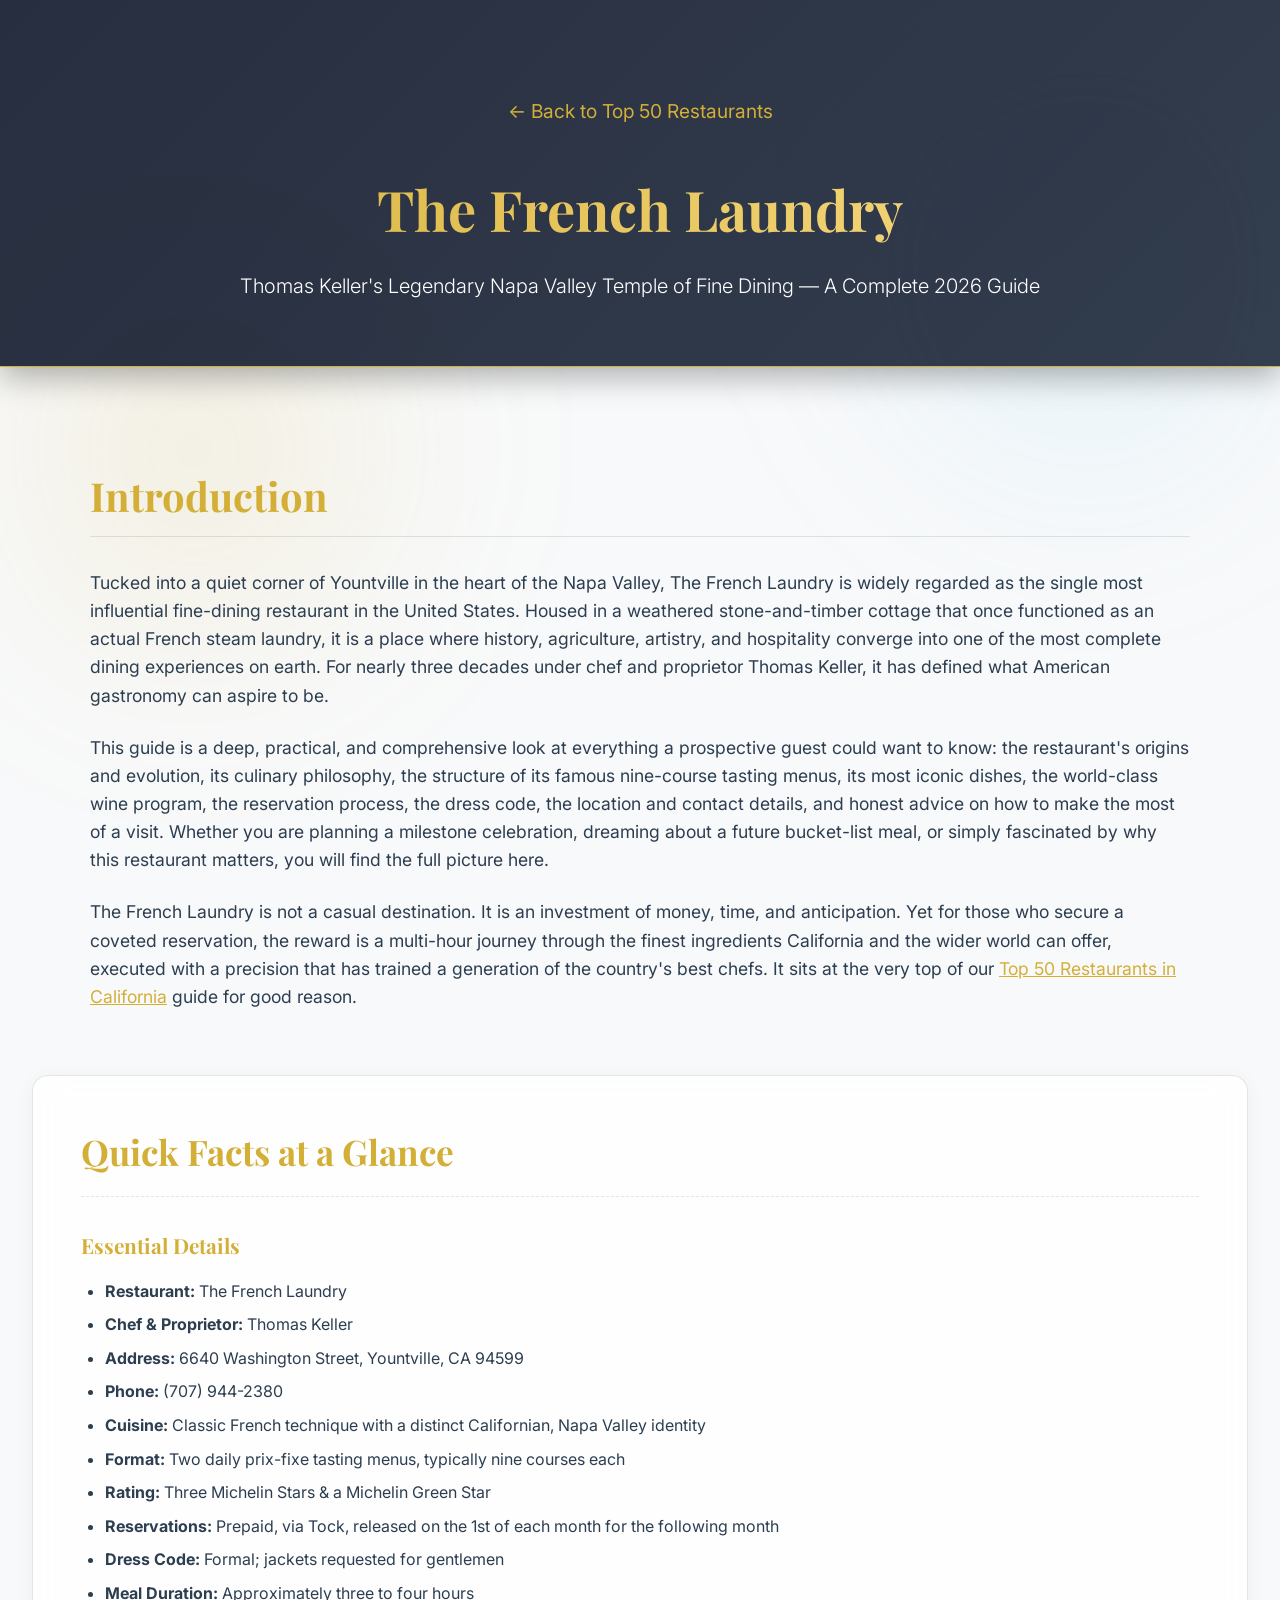
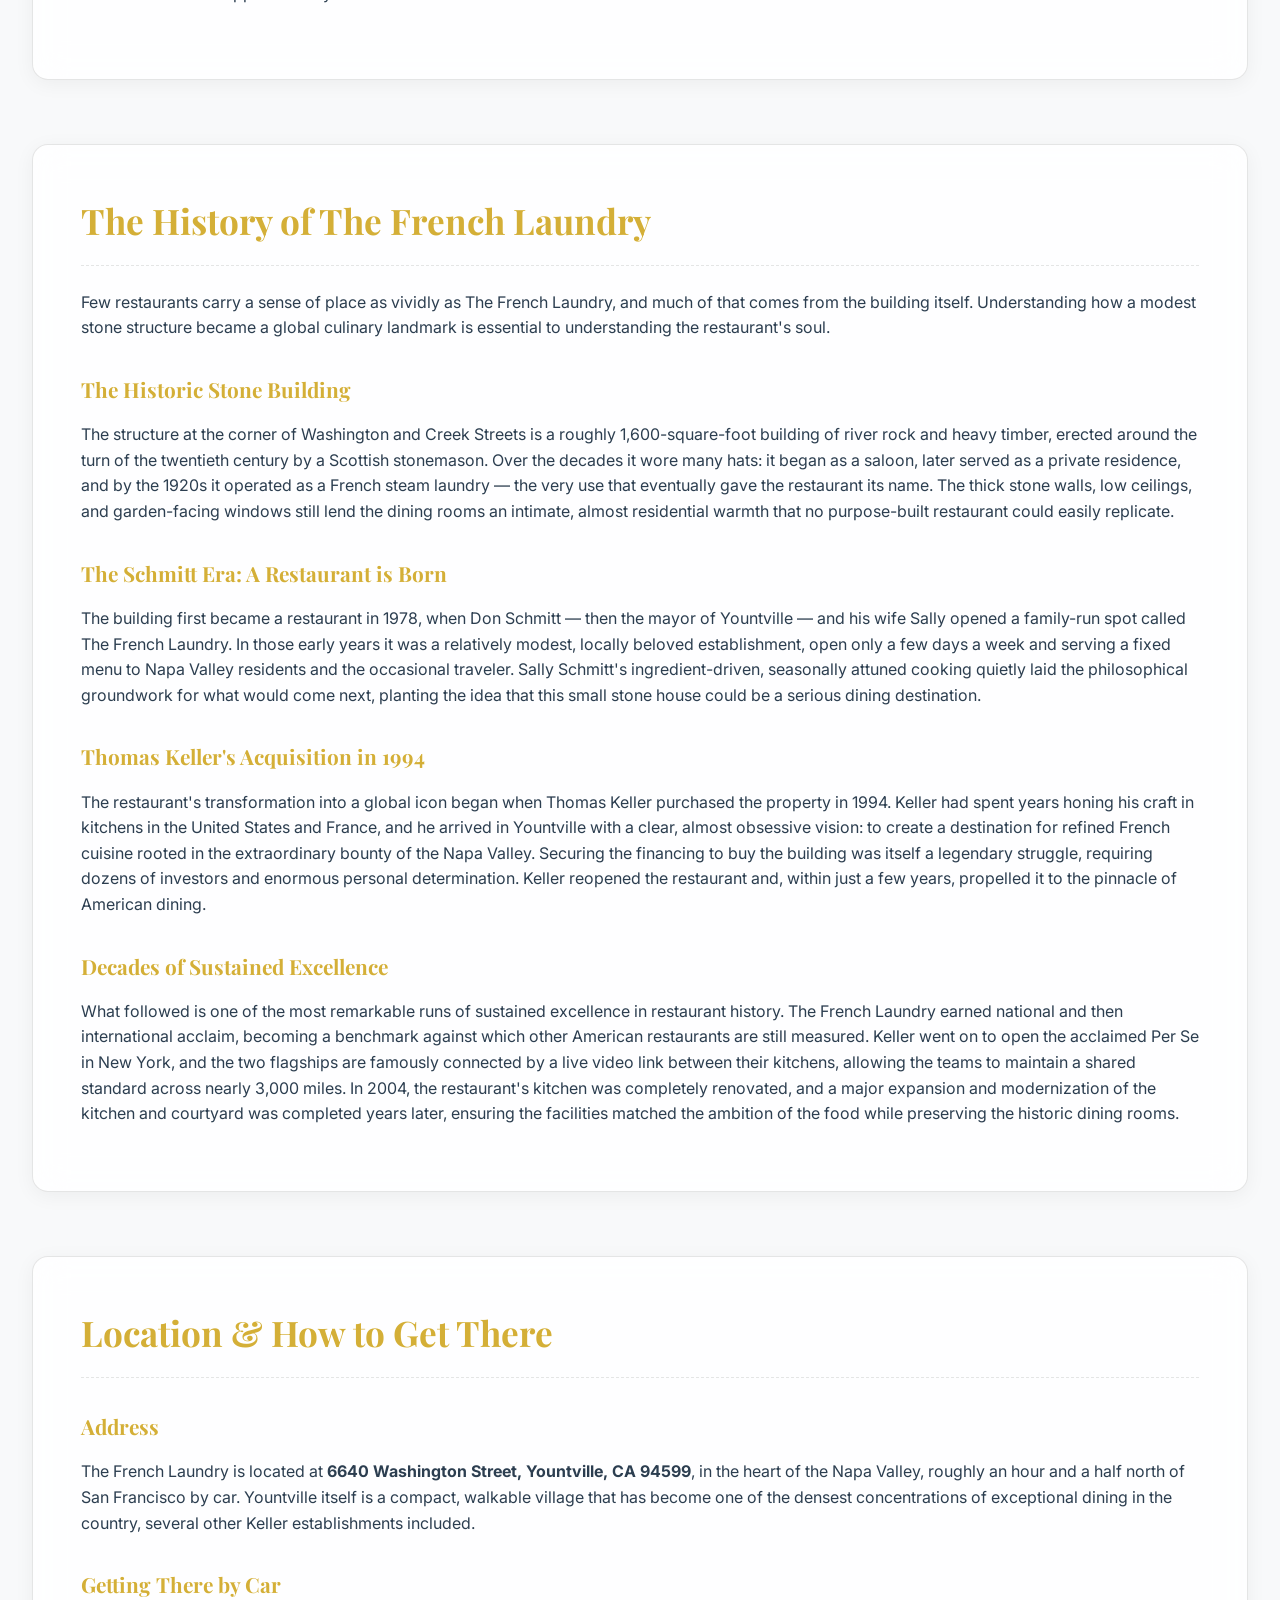
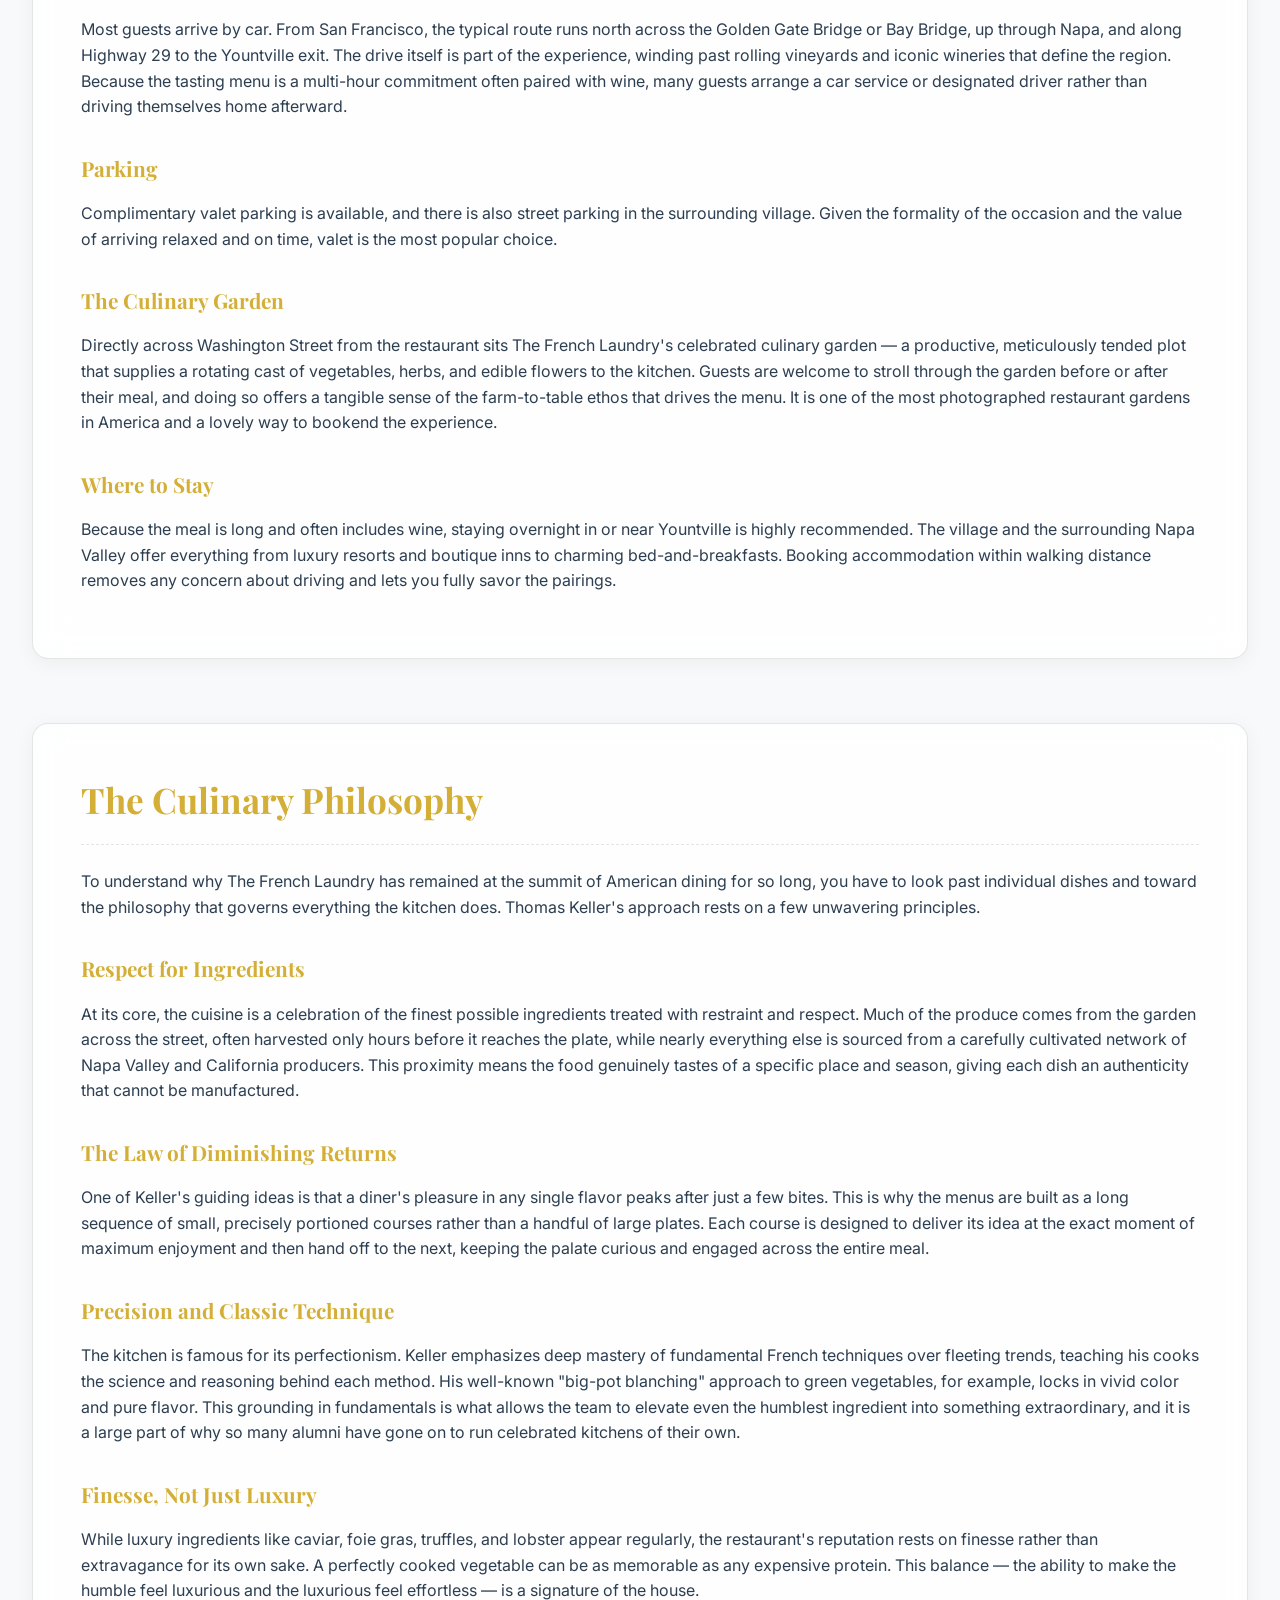
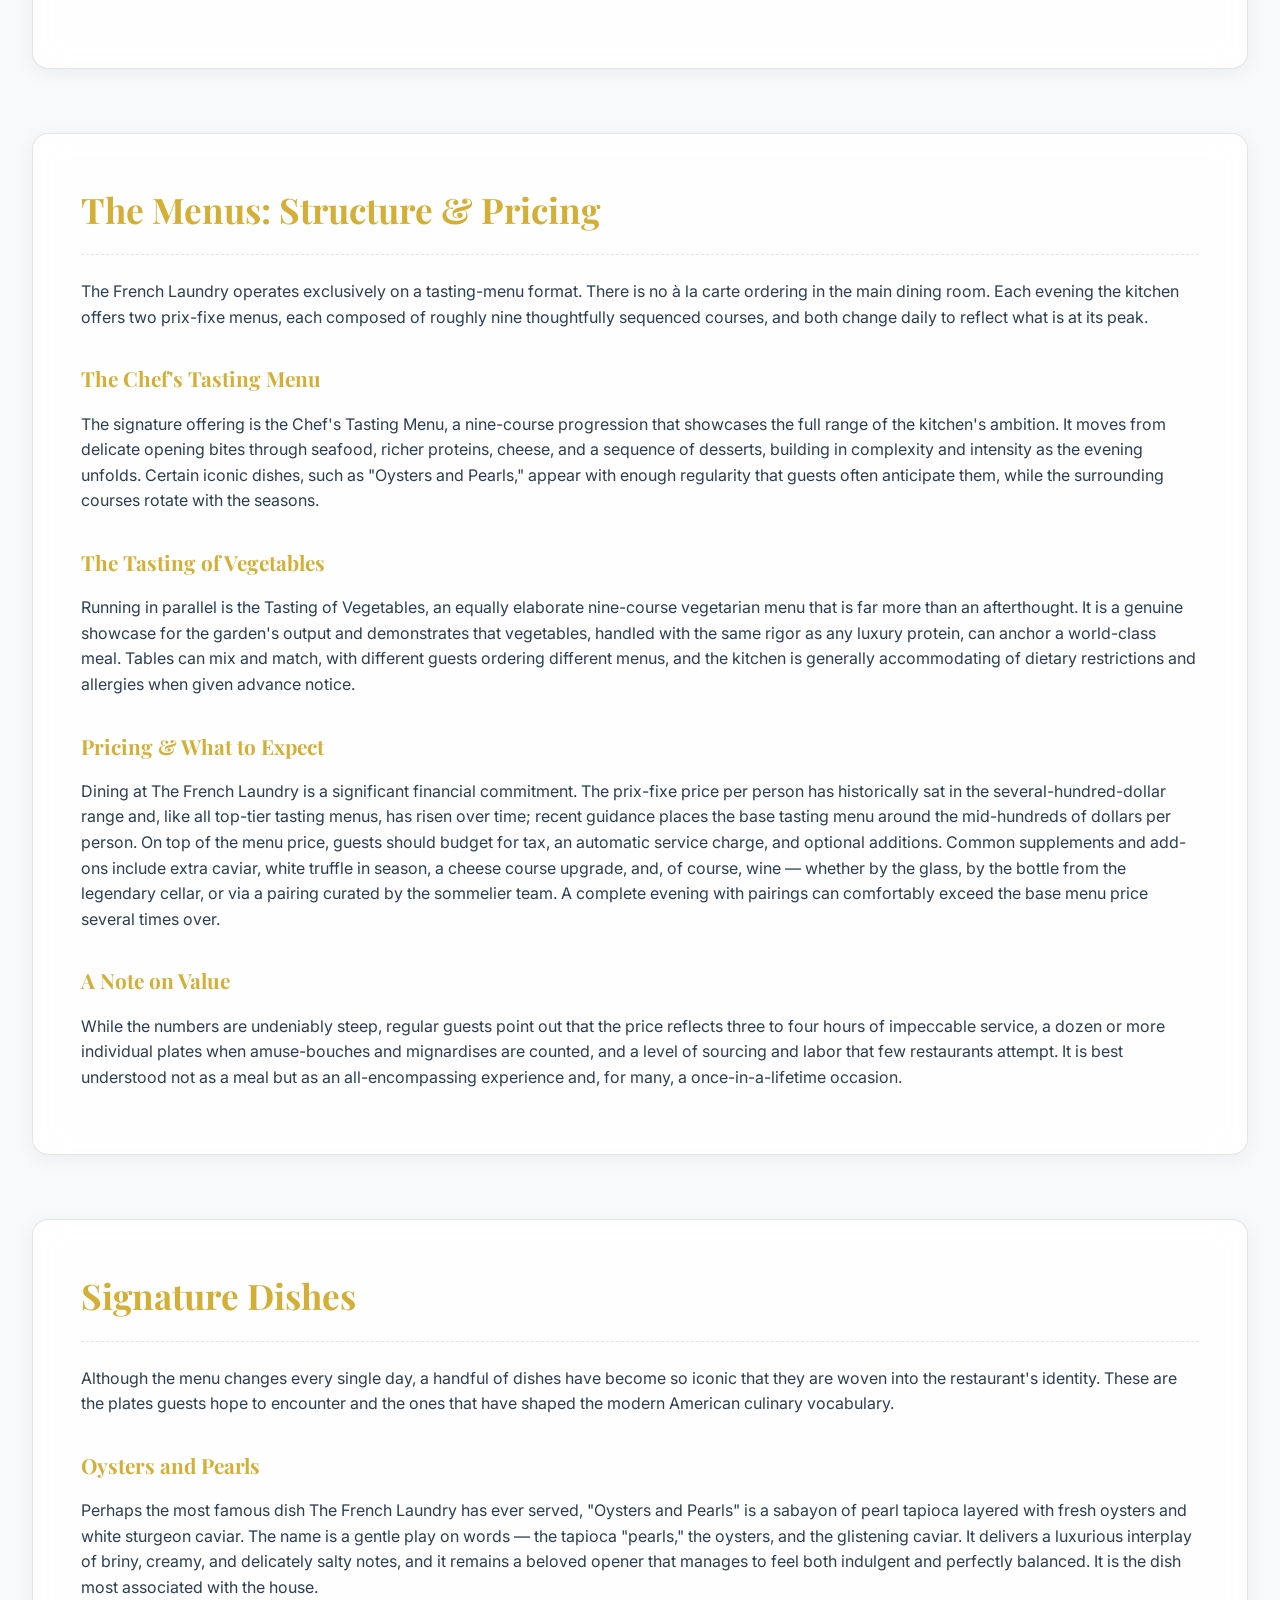
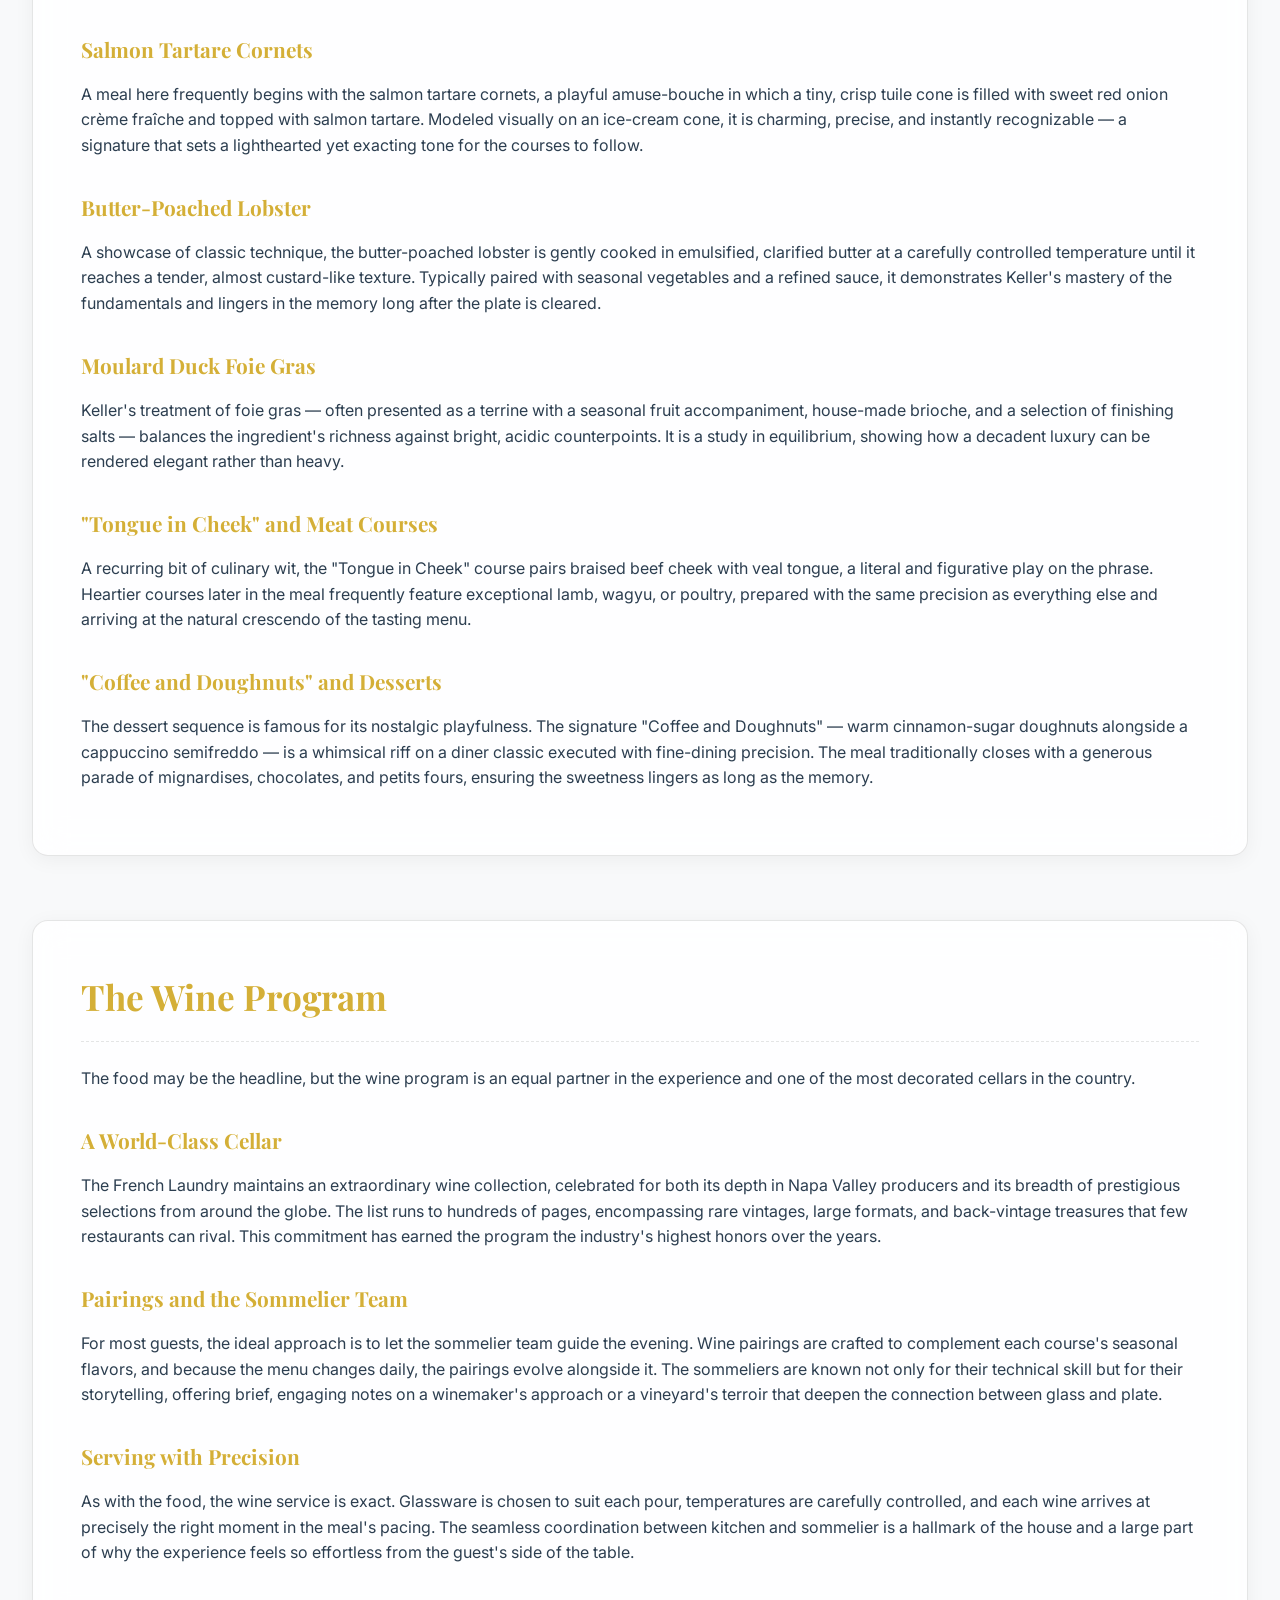
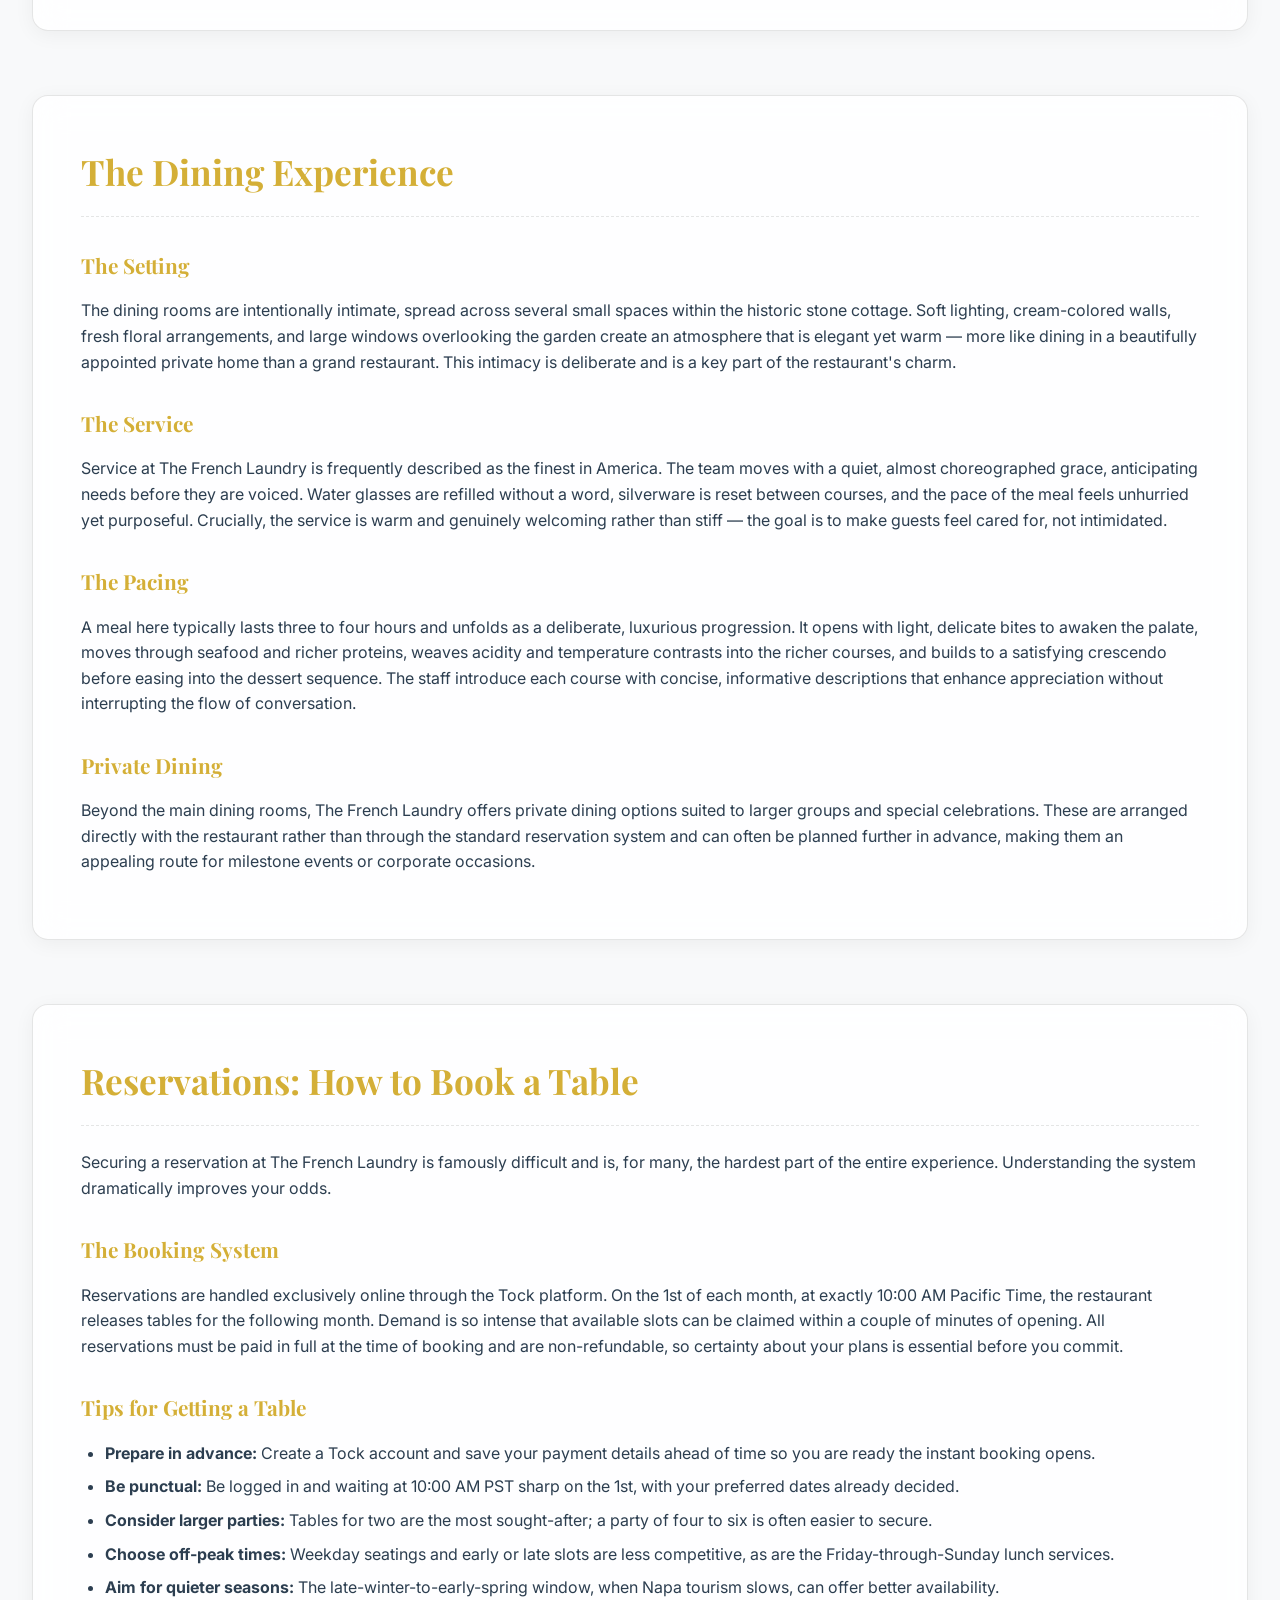
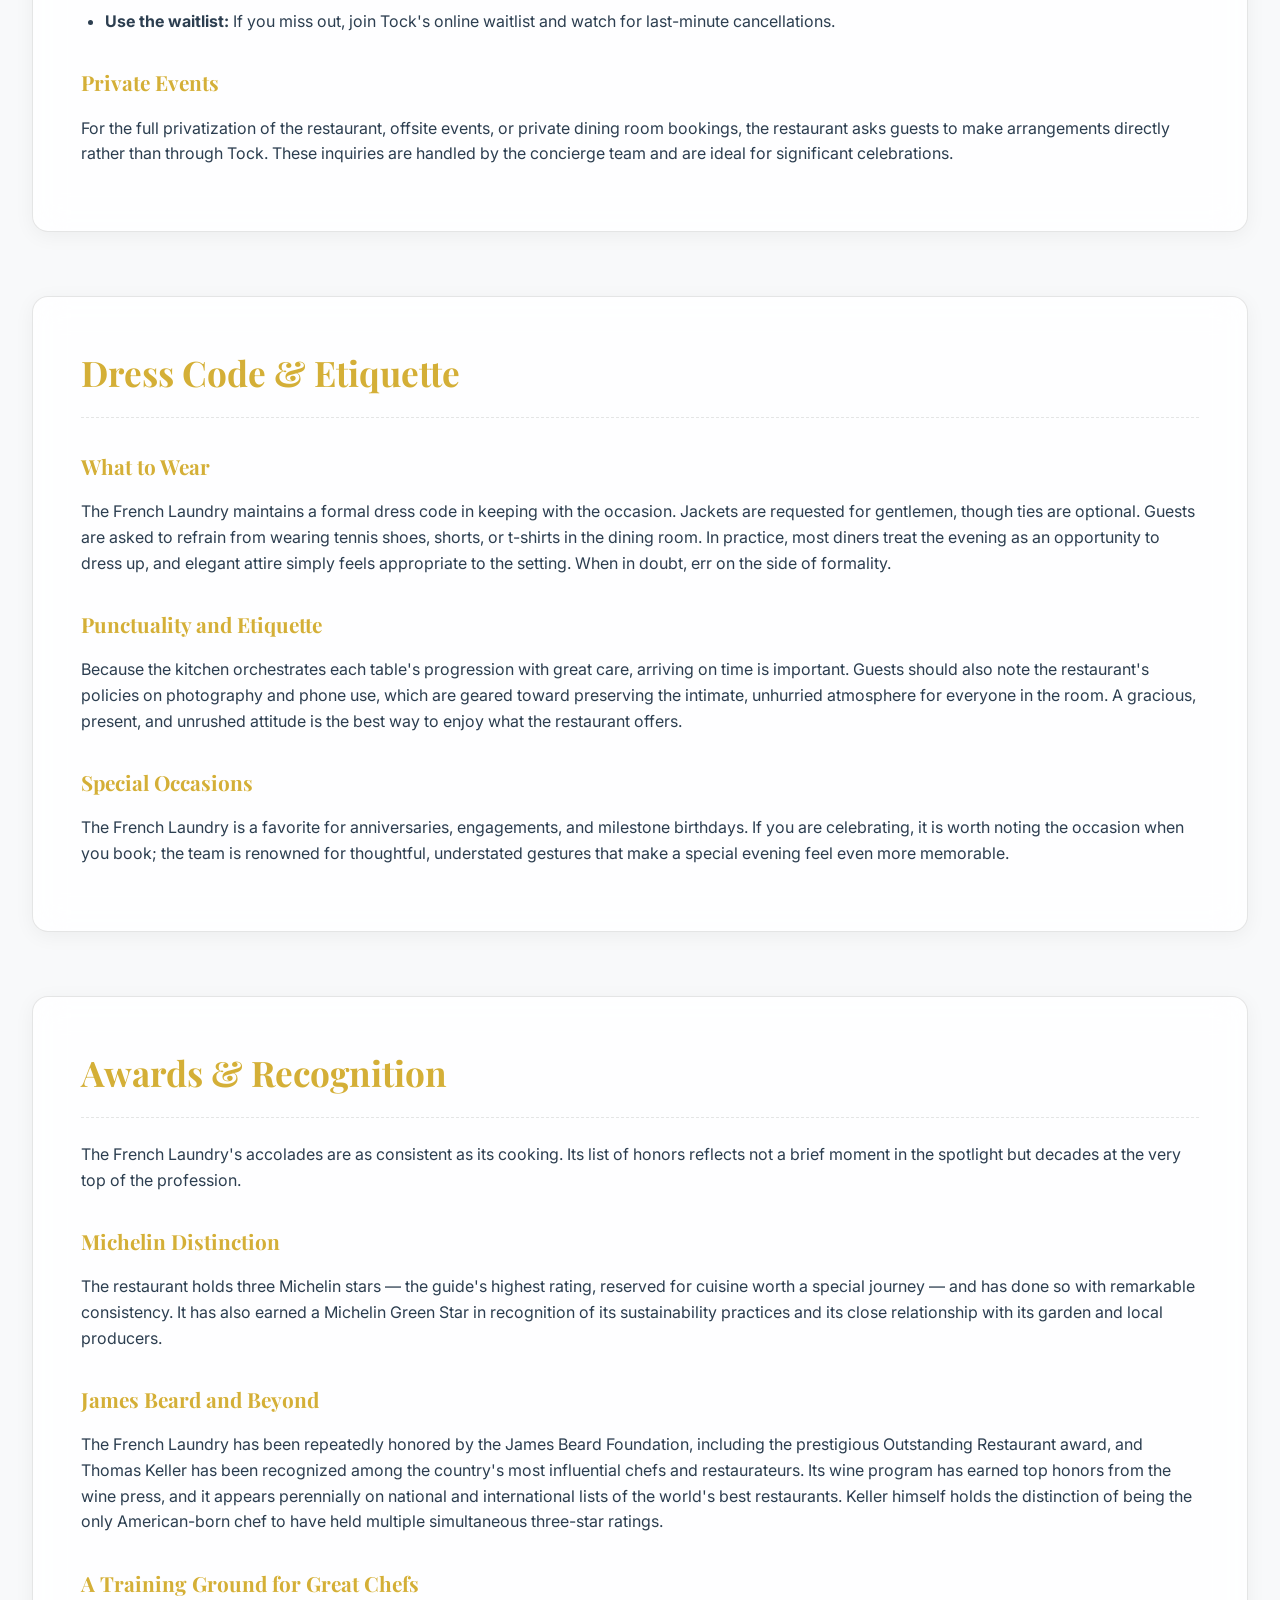
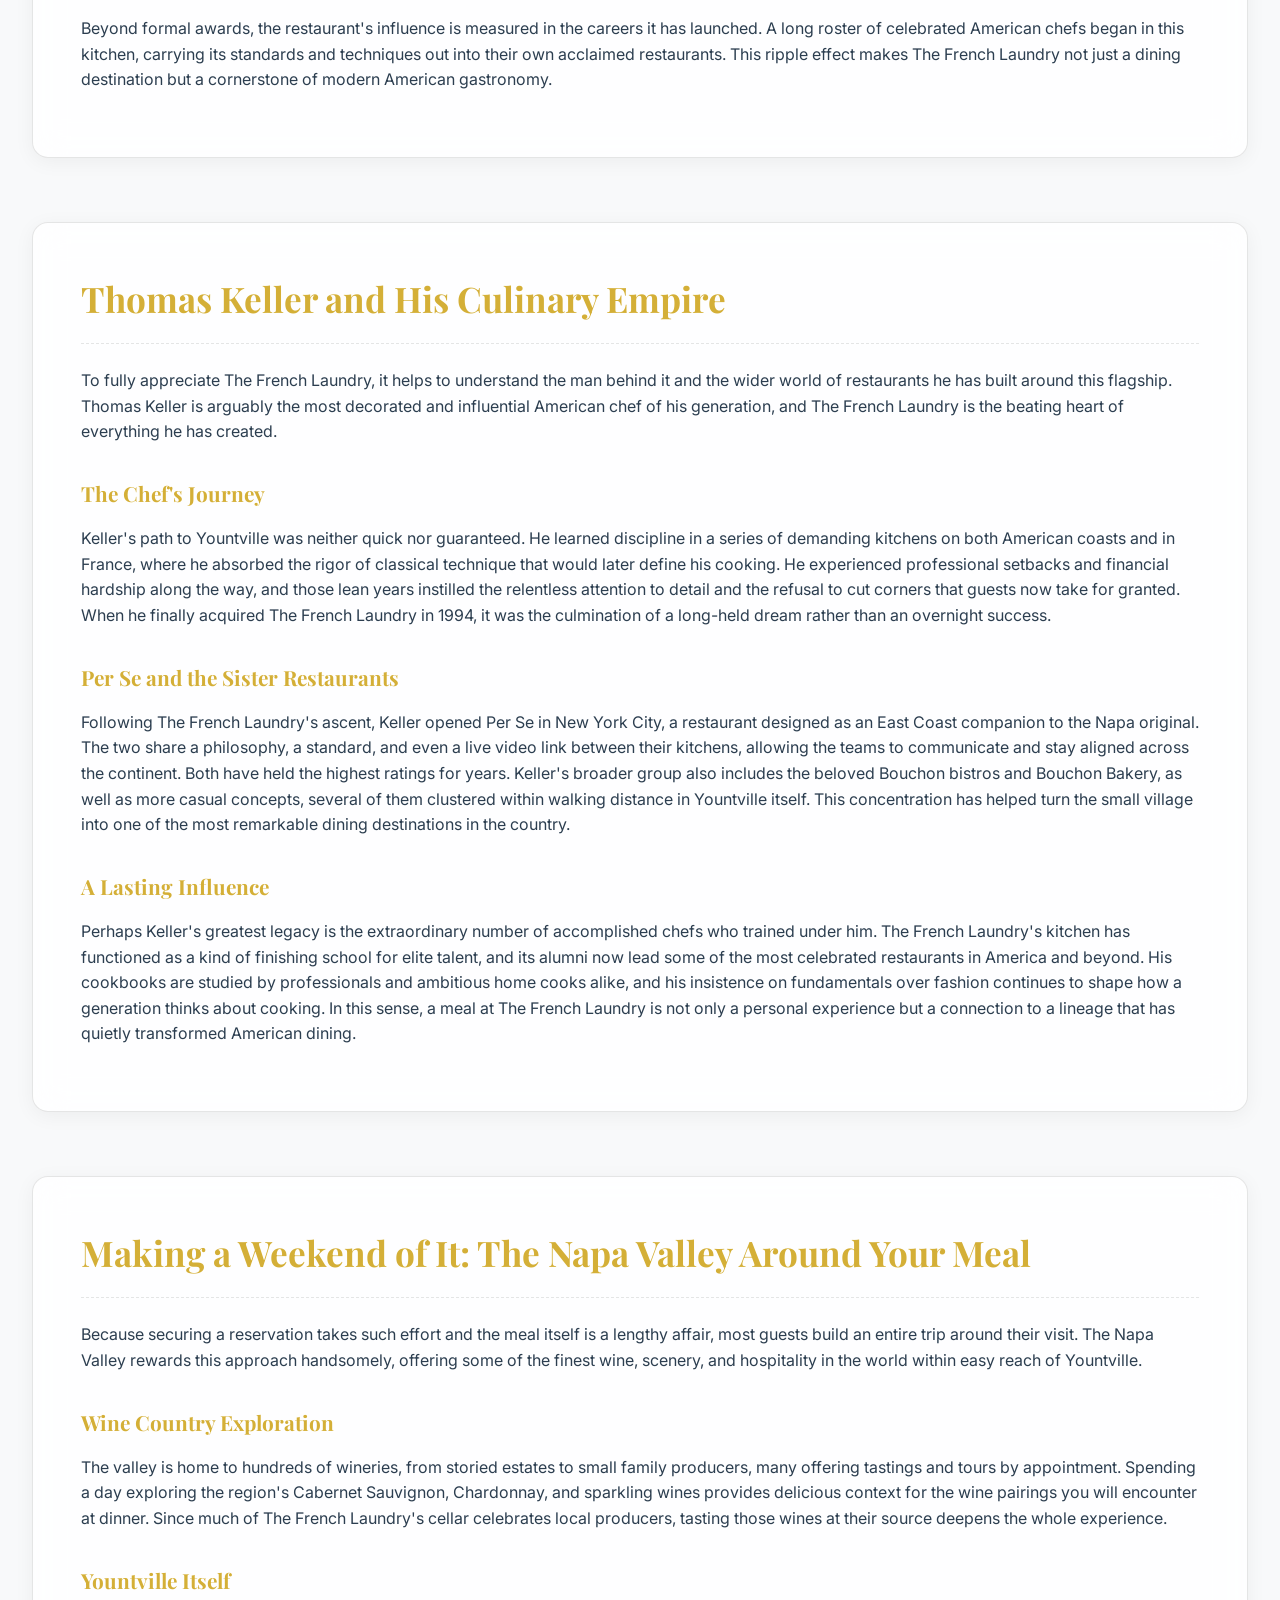
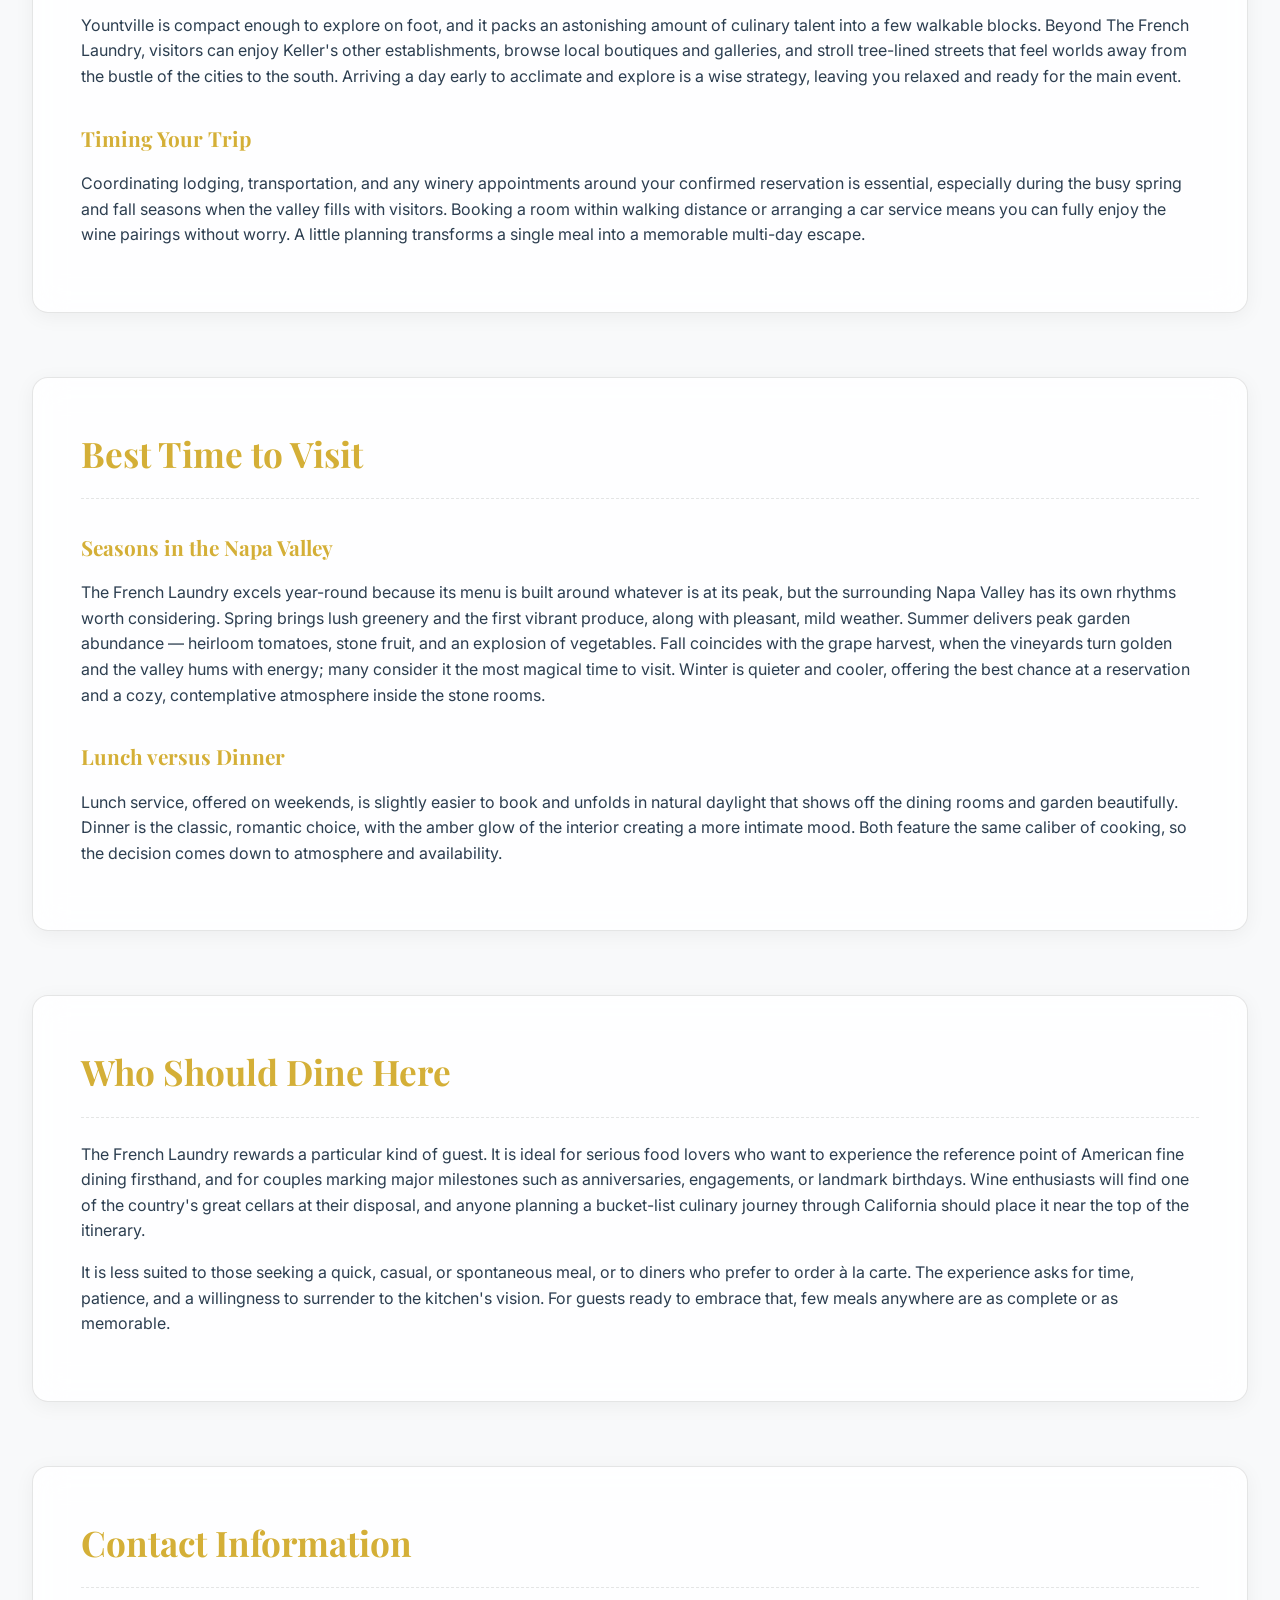
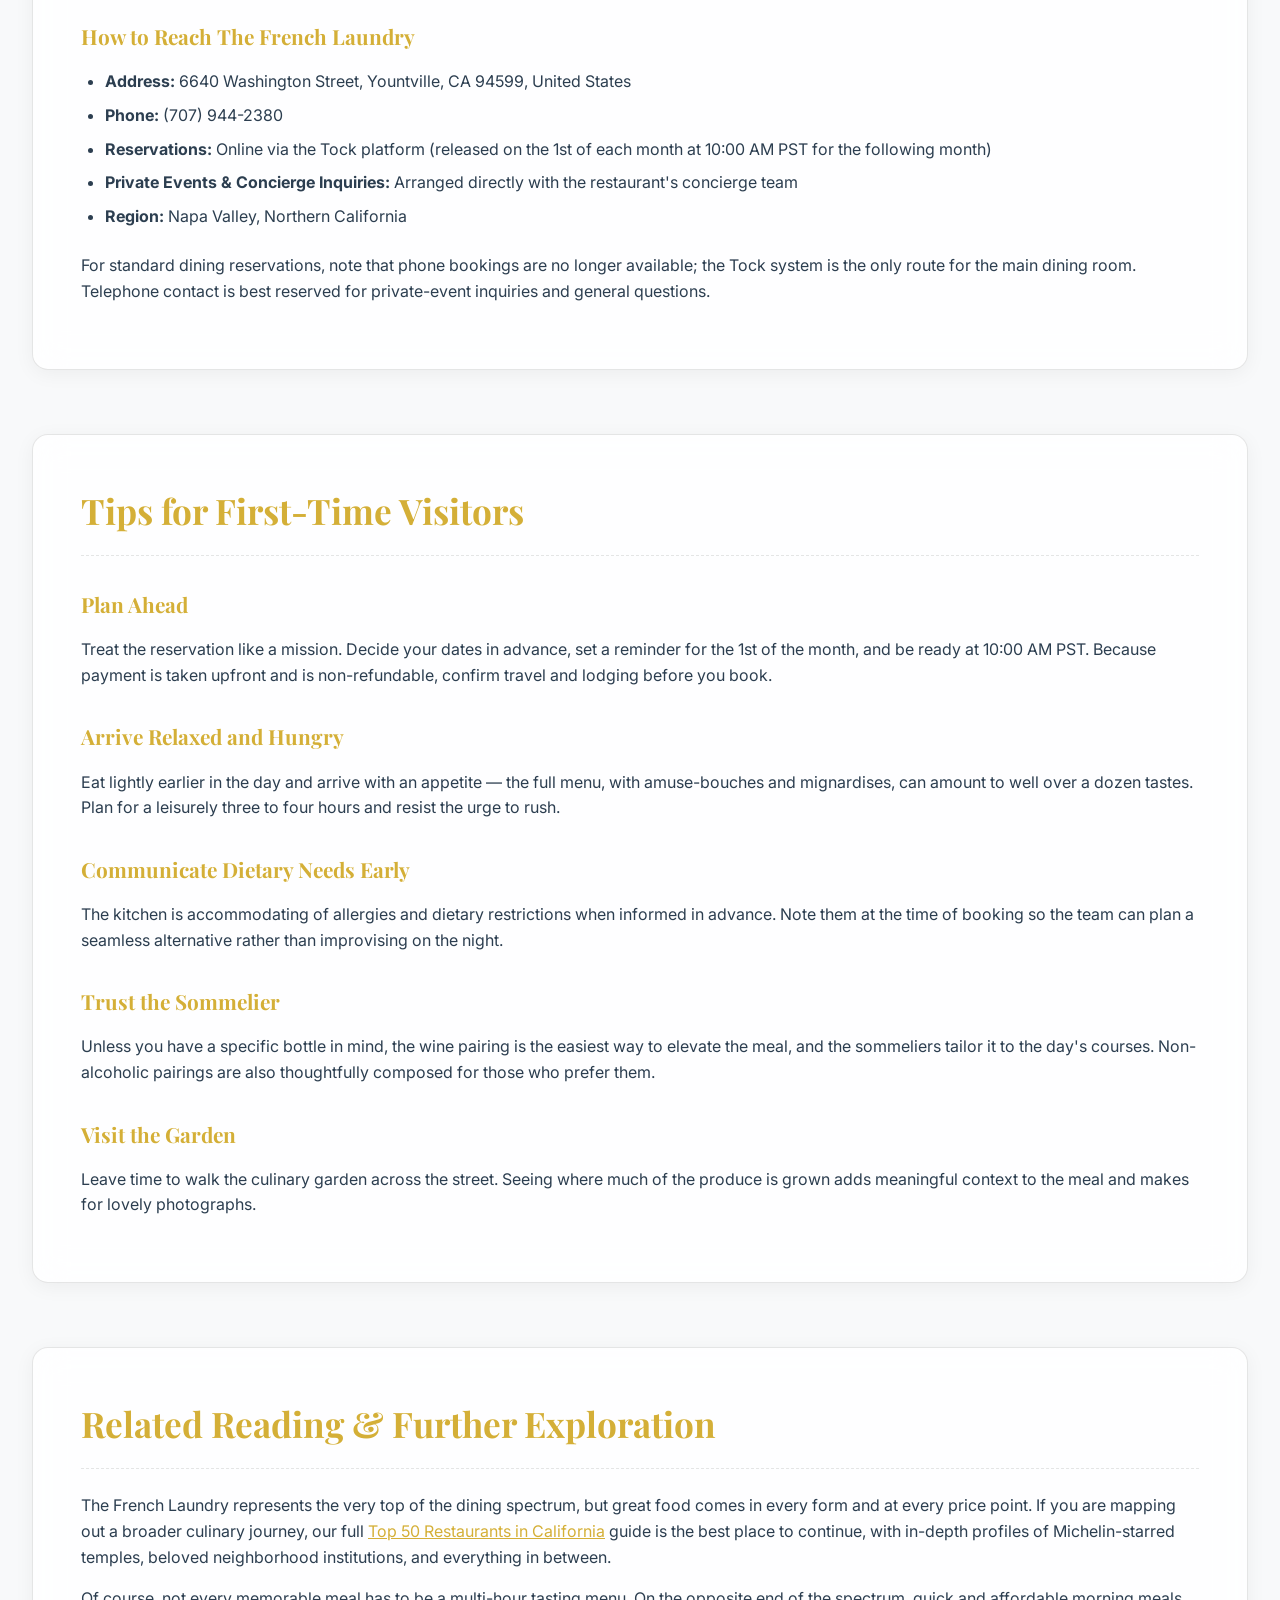
<file: The-French-Laundry/index.html>
<!DOCTYPE html>
<html lang="en">
<head>
  <meta name="msvalidate.01" content="BDA14BCC33E0B333F058CFB01996A9B6" />
<!-- Google tag (gtag.js) -->
<script async src="https://www.googletagmanager.com/gtag/js?id=G-6RVPW8DKT6"></script>
<script>
  window.dataLayer = window.dataLayer || [];
  function gtag(){dataLayer.push(arguments);}
  gtag('js', new Date());

  gtag('config', 'G-6RVPW8DKT6');
</script>

    <meta charset="UTF-8">
    <meta name="viewport" content="width=device-width, initial-scale=1.0">
    <title>The French Laundry: Thomas Keller's Napa Valley Icon (2026 Guide)</title>
    <meta name="description" content="A complete 2026 guide to The French Laundry in Yountville, Napa Valley. Explore its history, tasting menus, signature dishes, wine program, reservations on Tock, dress code, location, and contact details.">
    <meta name="keywords" content="The French Laundry, Thomas Keller, Yountville restaurant, Napa Valley fine dining, three Michelin star restaurant California, French Laundry menu, French Laundry reservations">
    <link rel="canonical" href="https://top50restaurantsincalifornia.online/The-French-Laundry/" />
    <link rel="stylesheet" href="../style.css">
    <link rel="preconnect" href="https://fonts.googleapis.com">
    <link rel="preconnect" href="https://fonts.gstatic.com" crossorigin>
    <link href="https://fonts.googleapis.com/css2?family=Inter:wght@300;400;600;700&family=Playfair+Display:wght@700&display=swap" rel="stylesheet">
    <script type="application/ld+json">
    {
      "@context": "https://schema.org",
      "@type": "Restaurant",
      "name": "The French Laundry",
      "image": "https://images.unsplash.com/photo-1514933651103-005eec06c04b",
      "servesCuisine": "French, Californian",
      "priceRange": "$$$$",
      "telephone": "+1-707-944-2380",
      "url": "https://top50restaurantsincalifornia.online/The-French-Laundry/",
      "address": {
        "@type": "PostalAddress",
        "streetAddress": "6640 Washington Street",
        "addressLocality": "Yountville",
        "addressRegion": "CA",
        "postalCode": "94599",
        "addressCountry": "US"
      },
      "award": "Three Michelin Stars, Michelin Green Star, James Beard Outstanding Restaurant"
    }
    </script>
</head>
<body>
    <div class="background-wrapper"></div>

    <header>
        <a href="/" style="color: var(--primary-color); text-decoration: none; font-size: 1.2rem; display: block; margin-bottom: 2rem;">&larr; Back to Top 50 Restaurants</a>
        <h1 id="main-title">The French Laundry</h1>
        <p class="subtitle">Thomas Keller's Legendary Napa Valley Temple of Fine Dining — A Complete 2026 Guide</p>
    </header>

    <main>
        <section class="intro" id="introduction">
            <h2>Introduction</h2>
            <p>Tucked into a quiet corner of Yountville in the heart of the Napa Valley, The French Laundry is widely regarded as the single most influential fine-dining restaurant in the United States. Housed in a weathered stone-and-timber cottage that once functioned as an actual French steam laundry, it is a place where history, agriculture, artistry, and hospitality converge into one of the most complete dining experiences on earth. For nearly three decades under chef and proprietor Thomas Keller, it has defined what American gastronomy can aspire to be.</p>
            <p>This guide is a deep, practical, and comprehensive look at everything a prospective guest could want to know: the restaurant's origins and evolution, its culinary philosophy, the structure of its famous nine-course tasting menus, its most iconic dishes, the world-class wine program, the reservation process, the dress code, the location and contact details, and honest advice on how to make the most of a visit. Whether you are planning a milestone celebration, dreaming about a future bucket-list meal, or simply fascinated by why this restaurant matters, you will find the full picture here.</p>
            <p>The French Laundry is not a casual destination. It is an investment of money, time, and anticipation. Yet for those who secure a coveted reservation, the reward is a multi-hour journey through the finest ingredients California and the wider world can offer, executed with a precision that has trained a generation of the country's best chefs. It sits at the very top of our <a href="/" style="color: var(--primary-color);">Top 50 Restaurants in California</a> guide for good reason.</p>
        </section>

        <section class="restaurants-list">

            <article class="restaurant-card" id="quick-facts">
                <h3>Quick Facts at a Glance</h3>
                <div class="restaurant-details">
                    <h4>Essential Details</h4>
                    <ul>
                        <li><strong>Restaurant:</strong> The French Laundry</li>
                        <li><strong>Chef &amp; Proprietor:</strong> Thomas Keller</li>
                        <li><strong>Address:</strong> 6640 Washington Street, Yountville, CA 94599</li>
                        <li><strong>Phone:</strong> (707) 944-2380</li>
                        <li><strong>Cuisine:</strong> Classic French technique with a distinct Californian, Napa Valley identity</li>
                        <li><strong>Format:</strong> Two daily prix-fixe tasting menus, typically nine courses each</li>
                        <li><strong>Rating:</strong> Three Michelin Stars &amp; a Michelin Green Star</li>
                        <li><strong>Reservations:</strong> Prepaid, via Tock, released on the 1st of each month for the following month</li>
                        <li><strong>Dress Code:</strong> Formal; jackets requested for gentlemen</li>
                        <li><strong>Meal Duration:</strong> Approximately three to four hours</li>
                    </ul>
                </div>
            </article>

            <article class="restaurant-card" id="history">
                <h3>The History of The French Laundry</h3>
                <div class="restaurant-details">
                    <p>Few restaurants carry a sense of place as vividly as The French Laundry, and much of that comes from the building itself. Understanding how a modest stone structure became a global culinary landmark is essential to understanding the restaurant's soul.</p>

                    <h4>The Historic Stone Building</h4>
                    <p>The structure at the corner of Washington and Creek Streets is a roughly 1,600-square-foot building of river rock and heavy timber, erected around the turn of the twentieth century by a Scottish stonemason. Over the decades it wore many hats: it began as a saloon, later served as a private residence, and by the 1920s it operated as a French steam laundry — the very use that eventually gave the restaurant its name. The thick stone walls, low ceilings, and garden-facing windows still lend the dining rooms an intimate, almost residential warmth that no purpose-built restaurant could easily replicate.</p>

                    <h4>The Schmitt Era: A Restaurant is Born</h4>
                    <p>The building first became a restaurant in 1978, when Don Schmitt — then the mayor of Yountville — and his wife Sally opened a family-run spot called The French Laundry. In those early years it was a relatively modest, locally beloved establishment, open only a few days a week and serving a fixed menu to Napa Valley residents and the occasional traveler. Sally Schmitt's ingredient-driven, seasonally attuned cooking quietly laid the philosophical groundwork for what would come next, planting the idea that this small stone house could be a serious dining destination.</p>

                    <h4>Thomas Keller's Acquisition in 1994</h4>
                    <p>The restaurant's transformation into a global icon began when Thomas Keller purchased the property in 1994. Keller had spent years honing his craft in kitchens in the United States and France, and he arrived in Yountville with a clear, almost obsessive vision: to create a destination for refined French cuisine rooted in the extraordinary bounty of the Napa Valley. Securing the financing to buy the building was itself a legendary struggle, requiring dozens of investors and enormous personal determination. Keller reopened the restaurant and, within just a few years, propelled it to the pinnacle of American dining.</p>

                    <h4>Decades of Sustained Excellence</h4>
                    <p>What followed is one of the most remarkable runs of sustained excellence in restaurant history. The French Laundry earned national and then international acclaim, becoming a benchmark against which other American restaurants are still measured. Keller went on to open the acclaimed Per Se in New York, and the two flagships are famously connected by a live video link between their kitchens, allowing the teams to maintain a shared standard across nearly 3,000 miles. In 2004, the restaurant's kitchen was completely renovated, and a major expansion and modernization of the kitchen and courtyard was completed years later, ensuring the facilities matched the ambition of the food while preserving the historic dining rooms.</p>
                </div>
            </article>

            <article class="restaurant-card" id="location">
                <h3>Location &amp; How to Get There</h3>
                <div class="restaurant-details">
                    <h4>Address</h4>
                    <p>The French Laundry is located at <strong>6640 Washington Street, Yountville, CA 94599</strong>, in the heart of the Napa Valley, roughly an hour and a half north of San Francisco by car. Yountville itself is a compact, walkable village that has become one of the densest concentrations of exceptional dining in the country, several other Keller establishments included.</p>

                    <h4>Getting There by Car</h4>
                    <p>Most guests arrive by car. From San Francisco, the typical route runs north across the Golden Gate Bridge or Bay Bridge, up through Napa, and along Highway 29 to the Yountville exit. The drive itself is part of the experience, winding past rolling vineyards and iconic wineries that define the region. Because the tasting menu is a multi-hour commitment often paired with wine, many guests arrange a car service or designated driver rather than driving themselves home afterward.</p>

                    <h4>Parking</h4>
                    <p>Complimentary valet parking is available, and there is also street parking in the surrounding village. Given the formality of the occasion and the value of arriving relaxed and on time, valet is the most popular choice.</p>

                    <h4>The Culinary Garden</h4>
                    <p>Directly across Washington Street from the restaurant sits The French Laundry's celebrated culinary garden — a productive, meticulously tended plot that supplies a rotating cast of vegetables, herbs, and edible flowers to the kitchen. Guests are welcome to stroll through the garden before or after their meal, and doing so offers a tangible sense of the farm-to-table ethos that drives the menu. It is one of the most photographed restaurant gardens in America and a lovely way to bookend the experience.</p>

                    <h4>Where to Stay</h4>
                    <p>Because the meal is long and often includes wine, staying overnight in or near Yountville is highly recommended. The village and the surrounding Napa Valley offer everything from luxury resorts and boutique inns to charming bed-and-breakfasts. Booking accommodation within walking distance removes any concern about driving and lets you fully savor the pairings.</p>
                </div>
            </article>

            <article class="restaurant-card" id="philosophy">
                <h3>The Culinary Philosophy</h3>
                <div class="restaurant-details">
                    <p>To understand why The French Laundry has remained at the summit of American dining for so long, you have to look past individual dishes and toward the philosophy that governs everything the kitchen does. Thomas Keller's approach rests on a few unwavering principles.</p>

                    <h4>Respect for Ingredients</h4>
                    <p>At its core, the cuisine is a celebration of the finest possible ingredients treated with restraint and respect. Much of the produce comes from the garden across the street, often harvested only hours before it reaches the plate, while nearly everything else is sourced from a carefully cultivated network of Napa Valley and California producers. This proximity means the food genuinely tastes of a specific place and season, giving each dish an authenticity that cannot be manufactured.</p>

                    <h4>The Law of Diminishing Returns</h4>
                    <p>One of Keller's guiding ideas is that a diner's pleasure in any single flavor peaks after just a few bites. This is why the menus are built as a long sequence of small, precisely portioned courses rather than a handful of large plates. Each course is designed to deliver its idea at the exact moment of maximum enjoyment and then hand off to the next, keeping the palate curious and engaged across the entire meal.</p>

                    <h4>Precision and Classic Technique</h4>
                    <p>The kitchen is famous for its perfectionism. Keller emphasizes deep mastery of fundamental French techniques over fleeting trends, teaching his cooks the science and reasoning behind each method. His well-known "big-pot blanching" approach to green vegetables, for example, locks in vivid color and pure flavor. This grounding in fundamentals is what allows the team to elevate even the humblest ingredient into something extraordinary, and it is a large part of why so many alumni have gone on to run celebrated kitchens of their own.</p>

                    <h4>Finesse, Not Just Luxury</h4>
                    <p>While luxury ingredients like caviar, foie gras, truffles, and lobster appear regularly, the restaurant's reputation rests on finesse rather than extravagance for its own sake. A perfectly cooked vegetable can be as memorable as any expensive protein. This balance — the ability to make the humble feel luxurious and the luxurious feel effortless — is a signature of the house.</p>
                </div>
            </article>

            <article class="restaurant-card" id="menus">
                <h3>The Menus: Structure &amp; Pricing</h3>
                <div class="restaurant-details">
                    <p>The French Laundry operates exclusively on a tasting-menu format. There is no à la carte ordering in the main dining room. Each evening the kitchen offers two prix-fixe menus, each composed of roughly nine thoughtfully sequenced courses, and both change daily to reflect what is at its peak.</p>

                    <h4>The Chef's Tasting Menu</h4>
                    <p>The signature offering is the Chef's Tasting Menu, a nine-course progression that showcases the full range of the kitchen's ambition. It moves from delicate opening bites through seafood, richer proteins, cheese, and a sequence of desserts, building in complexity and intensity as the evening unfolds. Certain iconic dishes, such as "Oysters and Pearls," appear with enough regularity that guests often anticipate them, while the surrounding courses rotate with the seasons.</p>

                    <h4>The Tasting of Vegetables</h4>
                    <p>Running in parallel is the Tasting of Vegetables, an equally elaborate nine-course vegetarian menu that is far more than an afterthought. It is a genuine showcase for the garden's output and demonstrates that vegetables, handled with the same rigor as any luxury protein, can anchor a world-class meal. Tables can mix and match, with different guests ordering different menus, and the kitchen is generally accommodating of dietary restrictions and allergies when given advance notice.</p>

                    <h4>Pricing &amp; What to Expect</h4>
                    <p>Dining at The French Laundry is a significant financial commitment. The prix-fixe price per person has historically sat in the several-hundred-dollar range and, like all top-tier tasting menus, has risen over time; recent guidance places the base tasting menu around the mid-hundreds of dollars per person. On top of the menu price, guests should budget for tax, an automatic service charge, and optional additions. Common supplements and add-ons include extra caviar, white truffle in season, a cheese course upgrade, and, of course, wine — whether by the glass, by the bottle from the legendary cellar, or via a pairing curated by the sommelier team. A complete evening with pairings can comfortably exceed the base menu price several times over.</p>

                    <h4>A Note on Value</h4>
                    <p>While the numbers are undeniably steep, regular guests point out that the price reflects three to four hours of impeccable service, a dozen or more individual plates when amuse-bouches and mignardises are counted, and a level of sourcing and labor that few restaurants attempt. It is best understood not as a meal but as an all-encompassing experience and, for many, a once-in-a-lifetime occasion.</p>
                </div>
            </article>

            <article class="restaurant-card" id="signature-dishes">
                <h3>Signature Dishes</h3>
                <div class="restaurant-details">
                    <p>Although the menu changes every single day, a handful of dishes have become so iconic that they are woven into the restaurant's identity. These are the plates guests hope to encounter and the ones that have shaped the modern American culinary vocabulary.</p>

                    <h4>Oysters and Pearls</h4>
                    <p>Perhaps the most famous dish The French Laundry has ever served, "Oysters and Pearls" is a sabayon of pearl tapioca layered with fresh oysters and white sturgeon caviar. The name is a gentle play on words — the tapioca "pearls," the oysters, and the glistening caviar. It delivers a luxurious interplay of briny, creamy, and delicately salty notes, and it remains a beloved opener that manages to feel both indulgent and perfectly balanced. It is the dish most associated with the house.</p>

                    <h4>Salmon Tartare Cornets</h4>
                    <p>A meal here frequently begins with the salmon tartare cornets, a playful amuse-bouche in which a tiny, crisp tuile cone is filled with sweet red onion crème fraîche and topped with salmon tartare. Modeled visually on an ice-cream cone, it is charming, precise, and instantly recognizable — a signature that sets a lighthearted yet exacting tone for the courses to follow.</p>

                    <h4>Butter-Poached Lobster</h4>
                    <p>A showcase of classic technique, the butter-poached lobster is gently cooked in emulsified, clarified butter at a carefully controlled temperature until it reaches a tender, almost custard-like texture. Typically paired with seasonal vegetables and a refined sauce, it demonstrates Keller's mastery of the fundamentals and lingers in the memory long after the plate is cleared.</p>

                    <h4>Moulard Duck Foie Gras</h4>
                    <p>Keller's treatment of foie gras — often presented as a terrine with a seasonal fruit accompaniment, house-made brioche, and a selection of finishing salts — balances the ingredient's richness against bright, acidic counterpoints. It is a study in equilibrium, showing how a decadent luxury can be rendered elegant rather than heavy.</p>

                    <h4>"Tongue in Cheek" and Meat Courses</h4>
                    <p>A recurring bit of culinary wit, the "Tongue in Cheek" course pairs braised beef cheek with veal tongue, a literal and figurative play on the phrase. Heartier courses later in the meal frequently feature exceptional lamb, wagyu, or poultry, prepared with the same precision as everything else and arriving at the natural crescendo of the tasting menu.</p>

                    <h4>"Coffee and Doughnuts" and Desserts</h4>
                    <p>The dessert sequence is famous for its nostalgic playfulness. The signature "Coffee and Doughnuts" — warm cinnamon-sugar doughnuts alongside a cappuccino semifreddo — is a whimsical riff on a diner classic executed with fine-dining precision. The meal traditionally closes with a generous parade of mignardises, chocolates, and petits fours, ensuring the sweetness lingers as long as the memory.</p>
                </div>
            </article>

            <article class="restaurant-card" id="wine-program">
                <h3>The Wine Program</h3>
                <div class="restaurant-details">
                    <p>The food may be the headline, but the wine program is an equal partner in the experience and one of the most decorated cellars in the country.</p>

                    <h4>A World-Class Cellar</h4>
                    <p>The French Laundry maintains an extraordinary wine collection, celebrated for both its depth in Napa Valley producers and its breadth of prestigious selections from around the globe. The list runs to hundreds of pages, encompassing rare vintages, large formats, and back-vintage treasures that few restaurants can rival. This commitment has earned the program the industry's highest honors over the years.</p>

                    <h4>Pairings and the Sommelier Team</h4>
                    <p>For most guests, the ideal approach is to let the sommelier team guide the evening. Wine pairings are crafted to complement each course's seasonal flavors, and because the menu changes daily, the pairings evolve alongside it. The sommeliers are known not only for their technical skill but for their storytelling, offering brief, engaging notes on a winemaker's approach or a vineyard's terroir that deepen the connection between glass and plate.</p>

                    <h4>Serving with Precision</h4>
                    <p>As with the food, the wine service is exact. Glassware is chosen to suit each pour, temperatures are carefully controlled, and each wine arrives at precisely the right moment in the meal's pacing. The seamless coordination between kitchen and sommelier is a hallmark of the house and a large part of why the experience feels so effortless from the guest's side of the table.</p>
                </div>
            </article>

            <article class="restaurant-card" id="dining-experience">
                <h3>The Dining Experience</h3>
                <div class="restaurant-details">
                    <h4>The Setting</h4>
                    <p>The dining rooms are intentionally intimate, spread across several small spaces within the historic stone cottage. Soft lighting, cream-colored walls, fresh floral arrangements, and large windows overlooking the garden create an atmosphere that is elegant yet warm — more like dining in a beautifully appointed private home than a grand restaurant. This intimacy is deliberate and is a key part of the restaurant's charm.</p>

                    <h4>The Service</h4>
                    <p>Service at The French Laundry is frequently described as the finest in America. The team moves with a quiet, almost choreographed grace, anticipating needs before they are voiced. Water glasses are refilled without a word, silverware is reset between courses, and the pace of the meal feels unhurried yet purposeful. Crucially, the service is warm and genuinely welcoming rather than stiff — the goal is to make guests feel cared for, not intimidated.</p>

                    <h4>The Pacing</h4>
                    <p>A meal here typically lasts three to four hours and unfolds as a deliberate, luxurious progression. It opens with light, delicate bites to awaken the palate, moves through seafood and richer proteins, weaves acidity and temperature contrasts into the richer courses, and builds to a satisfying crescendo before easing into the dessert sequence. The staff introduce each course with concise, informative descriptions that enhance appreciation without interrupting the flow of conversation.</p>

                    <h4>Private Dining</h4>
                    <p>Beyond the main dining rooms, The French Laundry offers private dining options suited to larger groups and special celebrations. These are arranged directly with the restaurant rather than through the standard reservation system and can often be planned further in advance, making them an appealing route for milestone events or corporate occasions.</p>
                </div>
            </article>

            <article class="restaurant-card" id="reservations">
                <h3>Reservations: How to Book a Table</h3>
                <div class="restaurant-details">
                    <p>Securing a reservation at The French Laundry is famously difficult and is, for many, the hardest part of the entire experience. Understanding the system dramatically improves your odds.</p>

                    <h4>The Booking System</h4>
                    <p>Reservations are handled exclusively online through the Tock platform. On the 1st of each month, at exactly 10:00 AM Pacific Time, the restaurant releases tables for the following month. Demand is so intense that available slots can be claimed within a couple of minutes of opening. All reservations must be paid in full at the time of booking and are non-refundable, so certainty about your plans is essential before you commit.</p>

                    <h4>Tips for Getting a Table</h4>
                    <ul>
                        <li><strong>Prepare in advance:</strong> Create a Tock account and save your payment details ahead of time so you are ready the instant booking opens.</li>
                        <li><strong>Be punctual:</strong> Be logged in and waiting at 10:00 AM PST sharp on the 1st, with your preferred dates already decided.</li>
                        <li><strong>Consider larger parties:</strong> Tables for two are the most sought-after; a party of four to six is often easier to secure.</li>
                        <li><strong>Choose off-peak times:</strong> Weekday seatings and early or late slots are less competitive, as are the Friday-through-Sunday lunch services.</li>
                        <li><strong>Aim for quieter seasons:</strong> The late-winter-to-early-spring window, when Napa tourism slows, can offer better availability.</li>
                        <li><strong>Use the waitlist:</strong> If you miss out, join Tock's online waitlist and watch for last-minute cancellations.</li>
                    </ul>

                    <h4>Private Events</h4>
                    <p>For the full privatization of the restaurant, offsite events, or private dining room bookings, the restaurant asks guests to make arrangements directly rather than through Tock. These inquiries are handled by the concierge team and are ideal for significant celebrations.</p>
                </div>
            </article>

            <article class="restaurant-card" id="dress-code">
                <h3>Dress Code &amp; Etiquette</h3>
                <div class="restaurant-details">
                    <h4>What to Wear</h4>
                    <p>The French Laundry maintains a formal dress code in keeping with the occasion. Jackets are requested for gentlemen, though ties are optional. Guests are asked to refrain from wearing tennis shoes, shorts, or t-shirts in the dining room. In practice, most diners treat the evening as an opportunity to dress up, and elegant attire simply feels appropriate to the setting. When in doubt, err on the side of formality.</p>

                    <h4>Punctuality and Etiquette</h4>
                    <p>Because the kitchen orchestrates each table's progression with great care, arriving on time is important. Guests should also note the restaurant's policies on photography and phone use, which are geared toward preserving the intimate, unhurried atmosphere for everyone in the room. A gracious, present, and unrushed attitude is the best way to enjoy what the restaurant offers.</p>

                    <h4>Special Occasions</h4>
                    <p>The French Laundry is a favorite for anniversaries, engagements, and milestone birthdays. If you are celebrating, it is worth noting the occasion when you book; the team is renowned for thoughtful, understated gestures that make a special evening feel even more memorable.</p>
                </div>
            </article>

            <article class="restaurant-card" id="awards">
                <h3>Awards &amp; Recognition</h3>
                <div class="restaurant-details">
                    <p>The French Laundry's accolades are as consistent as its cooking. Its list of honors reflects not a brief moment in the spotlight but decades at the very top of the profession.</p>
                    <h4>Michelin Distinction</h4>
                    <p>The restaurant holds three Michelin stars — the guide's highest rating, reserved for cuisine worth a special journey — and has done so with remarkable consistency. It has also earned a Michelin Green Star in recognition of its sustainability practices and its close relationship with its garden and local producers.</p>
                    <h4>James Beard and Beyond</h4>
                    <p>The French Laundry has been repeatedly honored by the James Beard Foundation, including the prestigious Outstanding Restaurant award, and Thomas Keller has been recognized among the country's most influential chefs and restaurateurs. Its wine program has earned top honors from the wine press, and it appears perennially on national and international lists of the world's best restaurants. Keller himself holds the distinction of being the only American-born chef to have held multiple simultaneous three-star ratings.</p>
                    <h4>A Training Ground for Great Chefs</h4>
                    <p>Beyond formal awards, the restaurant's influence is measured in the careers it has launched. A long roster of celebrated American chefs began in this kitchen, carrying its standards and techniques out into their own acclaimed restaurants. This ripple effect makes The French Laundry not just a dining destination but a cornerstone of modern American gastronomy.</p>
                </div>
            </article>

            <article class="restaurant-card" id="keller-empire">
                <h3>Thomas Keller and His Culinary Empire</h3>
                <div class="restaurant-details">
                    <p>To fully appreciate The French Laundry, it helps to understand the man behind it and the wider world of restaurants he has built around this flagship. Thomas Keller is arguably the most decorated and influential American chef of his generation, and The French Laundry is the beating heart of everything he has created.</p>

                    <h4>The Chef's Journey</h4>
                    <p>Keller's path to Yountville was neither quick nor guaranteed. He learned discipline in a series of demanding kitchens on both American coasts and in France, where he absorbed the rigor of classical technique that would later define his cooking. He experienced professional setbacks and financial hardship along the way, and those lean years instilled the relentless attention to detail and the refusal to cut corners that guests now take for granted. When he finally acquired The French Laundry in 1994, it was the culmination of a long-held dream rather than an overnight success.</p>

                    <h4>Per Se and the Sister Restaurants</h4>
                    <p>Following The French Laundry's ascent, Keller opened Per Se in New York City, a restaurant designed as an East Coast companion to the Napa original. The two share a philosophy, a standard, and even a live video link between their kitchens, allowing the teams to communicate and stay aligned across the continent. Both have held the highest ratings for years. Keller's broader group also includes the beloved Bouchon bistros and Bouchon Bakery, as well as more casual concepts, several of them clustered within walking distance in Yountville itself. This concentration has helped turn the small village into one of the most remarkable dining destinations in the country.</p>

                    <h4>A Lasting Influence</h4>
                    <p>Perhaps Keller's greatest legacy is the extraordinary number of accomplished chefs who trained under him. The French Laundry's kitchen has functioned as a kind of finishing school for elite talent, and its alumni now lead some of the most celebrated restaurants in America and beyond. His cookbooks are studied by professionals and ambitious home cooks alike, and his insistence on fundamentals over fashion continues to shape how a generation thinks about cooking. In this sense, a meal at The French Laundry is not only a personal experience but a connection to a lineage that has quietly transformed American dining.</p>
                </div>
            </article>

            <article class="restaurant-card" id="napa-experience">
                <h3>Making a Weekend of It: The Napa Valley Around Your Meal</h3>
                <div class="restaurant-details">
                    <p>Because securing a reservation takes such effort and the meal itself is a lengthy affair, most guests build an entire trip around their visit. The Napa Valley rewards this approach handsomely, offering some of the finest wine, scenery, and hospitality in the world within easy reach of Yountville.</p>

                    <h4>Wine Country Exploration</h4>
                    <p>The valley is home to hundreds of wineries, from storied estates to small family producers, many offering tastings and tours by appointment. Spending a day exploring the region's Cabernet Sauvignon, Chardonnay, and sparkling wines provides delicious context for the wine pairings you will encounter at dinner. Since much of The French Laundry's cellar celebrates local producers, tasting those wines at their source deepens the whole experience.</p>

                    <h4>Yountville Itself</h4>
                    <p>Yountville is compact enough to explore on foot, and it packs an astonishing amount of culinary talent into a few walkable blocks. Beyond The French Laundry, visitors can enjoy Keller's other establishments, browse local boutiques and galleries, and stroll tree-lined streets that feel worlds away from the bustle of the cities to the south. Arriving a day early to acclimate and explore is a wise strategy, leaving you relaxed and ready for the main event.</p>

                    <h4>Timing Your Trip</h4>
                    <p>Coordinating lodging, transportation, and any winery appointments around your confirmed reservation is essential, especially during the busy spring and fall seasons when the valley fills with visitors. Booking a room within walking distance or arranging a car service means you can fully enjoy the wine pairings without worry. A little planning transforms a single meal into a memorable multi-day escape.</p>
                </div>
            </article>

            <article class="restaurant-card" id="best-time">
                <h3>Best Time to Visit</h3>
                <div class="restaurant-details">
                    <h4>Seasons in the Napa Valley</h4>
                    <p>The French Laundry excels year-round because its menu is built around whatever is at its peak, but the surrounding Napa Valley has its own rhythms worth considering. Spring brings lush greenery and the first vibrant produce, along with pleasant, mild weather. Summer delivers peak garden abundance — heirloom tomatoes, stone fruit, and an explosion of vegetables. Fall coincides with the grape harvest, when the vineyards turn golden and the valley hums with energy; many consider it the most magical time to visit. Winter is quieter and cooler, offering the best chance at a reservation and a cozy, contemplative atmosphere inside the stone rooms.</p>
                    <h4>Lunch versus Dinner</h4>
                    <p>Lunch service, offered on weekends, is slightly easier to book and unfolds in natural daylight that shows off the dining rooms and garden beautifully. Dinner is the classic, romantic choice, with the amber glow of the interior creating a more intimate mood. Both feature the same caliber of cooking, so the decision comes down to atmosphere and availability.</p>
                </div>
            </article>

            <article class="restaurant-card" id="who-should-dine">
                <h3>Who Should Dine Here</h3>
                <div class="restaurant-details">
                    <p>The French Laundry rewards a particular kind of guest. It is ideal for serious food lovers who want to experience the reference point of American fine dining firsthand, and for couples marking major milestones such as anniversaries, engagements, or landmark birthdays. Wine enthusiasts will find one of the country's great cellars at their disposal, and anyone planning a bucket-list culinary journey through California should place it near the top of the itinerary.</p>
                    <p>It is less suited to those seeking a quick, casual, or spontaneous meal, or to diners who prefer to order à la carte. The experience asks for time, patience, and a willingness to surrender to the kitchen's vision. For guests ready to embrace that, few meals anywhere are as complete or as memorable.</p>
                </div>
            </article>

            <article class="restaurant-card" id="contact">
                <h3>Contact Information</h3>
                <div class="restaurant-details">
                    <h4>How to Reach The French Laundry</h4>
                    <ul>
                        <li><strong>Address:</strong> 6640 Washington Street, Yountville, CA 94599, United States</li>
                        <li><strong>Phone:</strong> (707) 944-2380</li>
                        <li><strong>Reservations:</strong> Online via the Tock platform (released on the 1st of each month at 10:00 AM PST for the following month)</li>
                        <li><strong>Private Events &amp; Concierge Inquiries:</strong> Arranged directly with the restaurant's concierge team</li>
                        <li><strong>Region:</strong> Napa Valley, Northern California</li>
                    </ul>
                    <p>For standard dining reservations, note that phone bookings are no longer available; the Tock system is the only route for the main dining room. Telephone contact is best reserved for private-event inquiries and general questions.</p>
                </div>
            </article>

            <article class="restaurant-card" id="tips">
                <h3>Tips for First-Time Visitors</h3>
                <div class="restaurant-details">
                    <h4>Plan Ahead</h4>
                    <p>Treat the reservation like a mission. Decide your dates in advance, set a reminder for the 1st of the month, and be ready at 10:00 AM PST. Because payment is taken upfront and is non-refundable, confirm travel and lodging before you book.</p>
                    <h4>Arrive Relaxed and Hungry</h4>
                    <p>Eat lightly earlier in the day and arrive with an appetite — the full menu, with amuse-bouches and mignardises, can amount to well over a dozen tastes. Plan for a leisurely three to four hours and resist the urge to rush.</p>
                    <h4>Communicate Dietary Needs Early</h4>
                    <p>The kitchen is accommodating of allergies and dietary restrictions when informed in advance. Note them at the time of booking so the team can plan a seamless alternative rather than improvising on the night.</p>
                    <h4>Trust the Sommelier</h4>
                    <p>Unless you have a specific bottle in mind, the wine pairing is the easiest way to elevate the meal, and the sommeliers tailor it to the day's courses. Non-alcoholic pairings are also thoughtfully composed for those who prefer them.</p>
                    <h4>Visit the Garden</h4>
                    <p>Leave time to walk the culinary garden across the street. Seeing where much of the produce is grown adds meaningful context to the meal and makes for lovely photographs.</p>
                </div>
            </article>

            <article class="restaurant-card" id="related-reading">
                <h3>Related Reading &amp; Further Exploration</h3>
                <div class="restaurant-details">
                    <p>The French Laundry represents the very top of the dining spectrum, but great food comes in every form and at every price point. If you are mapping out a broader culinary journey, our full <a href="/" style="color: var(--primary-color);">Top 50 Restaurants in California</a> guide is the best place to continue, with in-depth profiles of Michelin-starred temples, beloved neighborhood institutions, and everything in between.</p>
                    <p>Of course, not every memorable meal has to be a multi-hour tasting menu. On the opposite end of the spectrum, quick and affordable morning meals have their own devoted following. For readers who enjoy comparing the extremes of the food world — from a nine-course Napa Valley epic to a fast, budget-friendly breakfast — this detailed <a href="http://burgerkingbreakfastmenu.co.uk/" target="_blank" rel="noopener">burger king breakfast menu</a> guide is a fun and practical companion read, breaking down morning items, availability, and value for money.</p>
                    <p>Whether your next meal is a once-in-a-lifetime celebration at The French Laundry or a casual bite on a busy morning, appreciating the craft, care, and intention behind food at every level is what makes dining such a rewarding pursuit.</p>
                </div>
            </article>

            <section class="faq-section" id="faq">
                <h3>Frequently Asked Questions</h3>

                <details>
                    <summary>How much does it cost to eat at The French Laundry?</summary>
                    <p>The prix-fixe tasting menu is priced per person in the several-hundred-dollar range and has increased over time, with recent guidance placing the base menu in the mid-hundreds of dollars. On top of that, guests should budget for tax, an automatic service charge, and optional additions such as caviar, truffle, cheese, and wine. A complete evening with pairings can total considerably more than the base menu price.</p>
                </details>

                <details>
                    <summary>How do I make a reservation at The French Laundry?</summary>
                    <p>Reservations are made exclusively online through the Tock platform. Tables are released on the 1st of each month at 10:00 AM Pacific Time for the following month, must be prepaid in full, and are non-refundable. They tend to sell out within minutes, so preparation and punctuality are essential.</p>
                </details>

                <details>
                    <summary>What is the dress code?</summary>
                    <p>The restaurant maintains a formal dress code. Jackets are requested for gentlemen, though ties are optional, and guests are asked not to wear tennis shoes, shorts, or t-shirts in the dining room. Elegant attire is the norm.</p>
                </details>

                <details>
                    <summary>How long does the meal take?</summary>
                    <p>Plan for approximately three to four hours. The tasting menu is designed as a deliberate, unhurried progression of roughly nine courses, plus amuse-bouches and mignardises.</p>
                </details>

                <details>
                    <summary>Is there a vegetarian option?</summary>
                    <p>Yes. The Tasting of Vegetables is a full nine-course vegetarian menu offered alongside the Chef's Tasting Menu, and it is treated with the same rigor and creativity. The kitchen also accommodates many dietary restrictions and allergies when notified in advance.</p>
                </details>

                <details>
                    <summary>Where exactly is The French Laundry located?</summary>
                    <p>It is at 6640 Washington Street, Yountville, CA 94599, in the Napa Valley, roughly an hour and a half north of San Francisco. A celebrated culinary garden sits directly across the street.</p>
                </details>

                <details>
                    <summary>Who is the chef behind The French Laundry?</summary>
                    <p>Chef Thomas Keller, who purchased the property in 1994, is the chef and proprietor. He also operates the acclaimed Per Se in New York, and the two kitchens are linked by a live video connection to maintain a shared standard.</p>
                </details>
            </section>

            <section class="conclusion-section" id="final-verdict">
                <h3>Final Verdict</h3>
                <p>The French Laundry is not merely a restaurant; it is an American institution and the benchmark against which fine dining in the United States is still measured. Its combination of historical resonance, unwavering consistency across nearly three decades, profound respect for ingredients, and impeccable-yet-warm hospitality places it in a category of its own. From the first crisp bite of a salmon tartare cornet to the final indulgent spoonful of "Coffee and Doughnuts," every moment is orchestrated with a precision that few kitchens on earth can match.</p>
                <p>Yes, the reservation is difficult to secure, and yes, the price is substantial. But for those willing to make the effort, The French Laundry delivers something increasingly rare: a genuinely transformative experience that recalibrates one's sense of what a meal can be. It is a destination worth planning a trip around, a milestone worth saving for, and a memory that lingers long after the last mignardise. For anyone serious about food, a meal in this historic Yountville stone cottage remains an essential pilgrimage — and the crown jewel of California dining.</p>
            </section>

        </section>
    </main>

    <footer>
        <div style="margin-bottom: 1.5rem;">
            <a href="/about-us" style="color: var(--primary-color); margin: 0 10px; text-decoration: none;">About Us</a> |
            <a href="/privacy-policy" style="color: var(--primary-color); margin: 0 10px; text-decoration: none;">Privacy Policy</a> |
            <a href="/disclaimer" style="color: var(--primary-color); margin: 0 10px; text-decoration: none;">Disclaimer</a> |
            <a href="/contact-us" style="color: var(--primary-color); margin: 0 10px; text-decoration: none;">Contact Us</a>
        </div>
        <p>&copy; 2026 California Culinary Guide. All Rights Reserved. <a href="https://top50restaurantsincalifornia.online" style="color:var(--primary-color);">top50restaurantsincalifornia.online</a></p>
        <p>Built with precision and passion.</p>
    </footer>

    <script>
        document.addEventListener("DOMContentLoaded", () => {
            const cards = document.querySelectorAll('.restaurant-card');

            const observer = new IntersectionObserver((entries) => {
                entries.forEach(entry => {
                    if (entry.isIntersecting) {
                        entry.target.style.animationPlayState = 'running';
                        observer.unobserve(entry.target);
                    }
                });
            }, { threshold: 0.1 });

            cards.forEach(card => {
                card.style.animationPlayState = 'paused';
                observer.observe(card);
            });
        });
    </script>
</body>
</html>
</file>
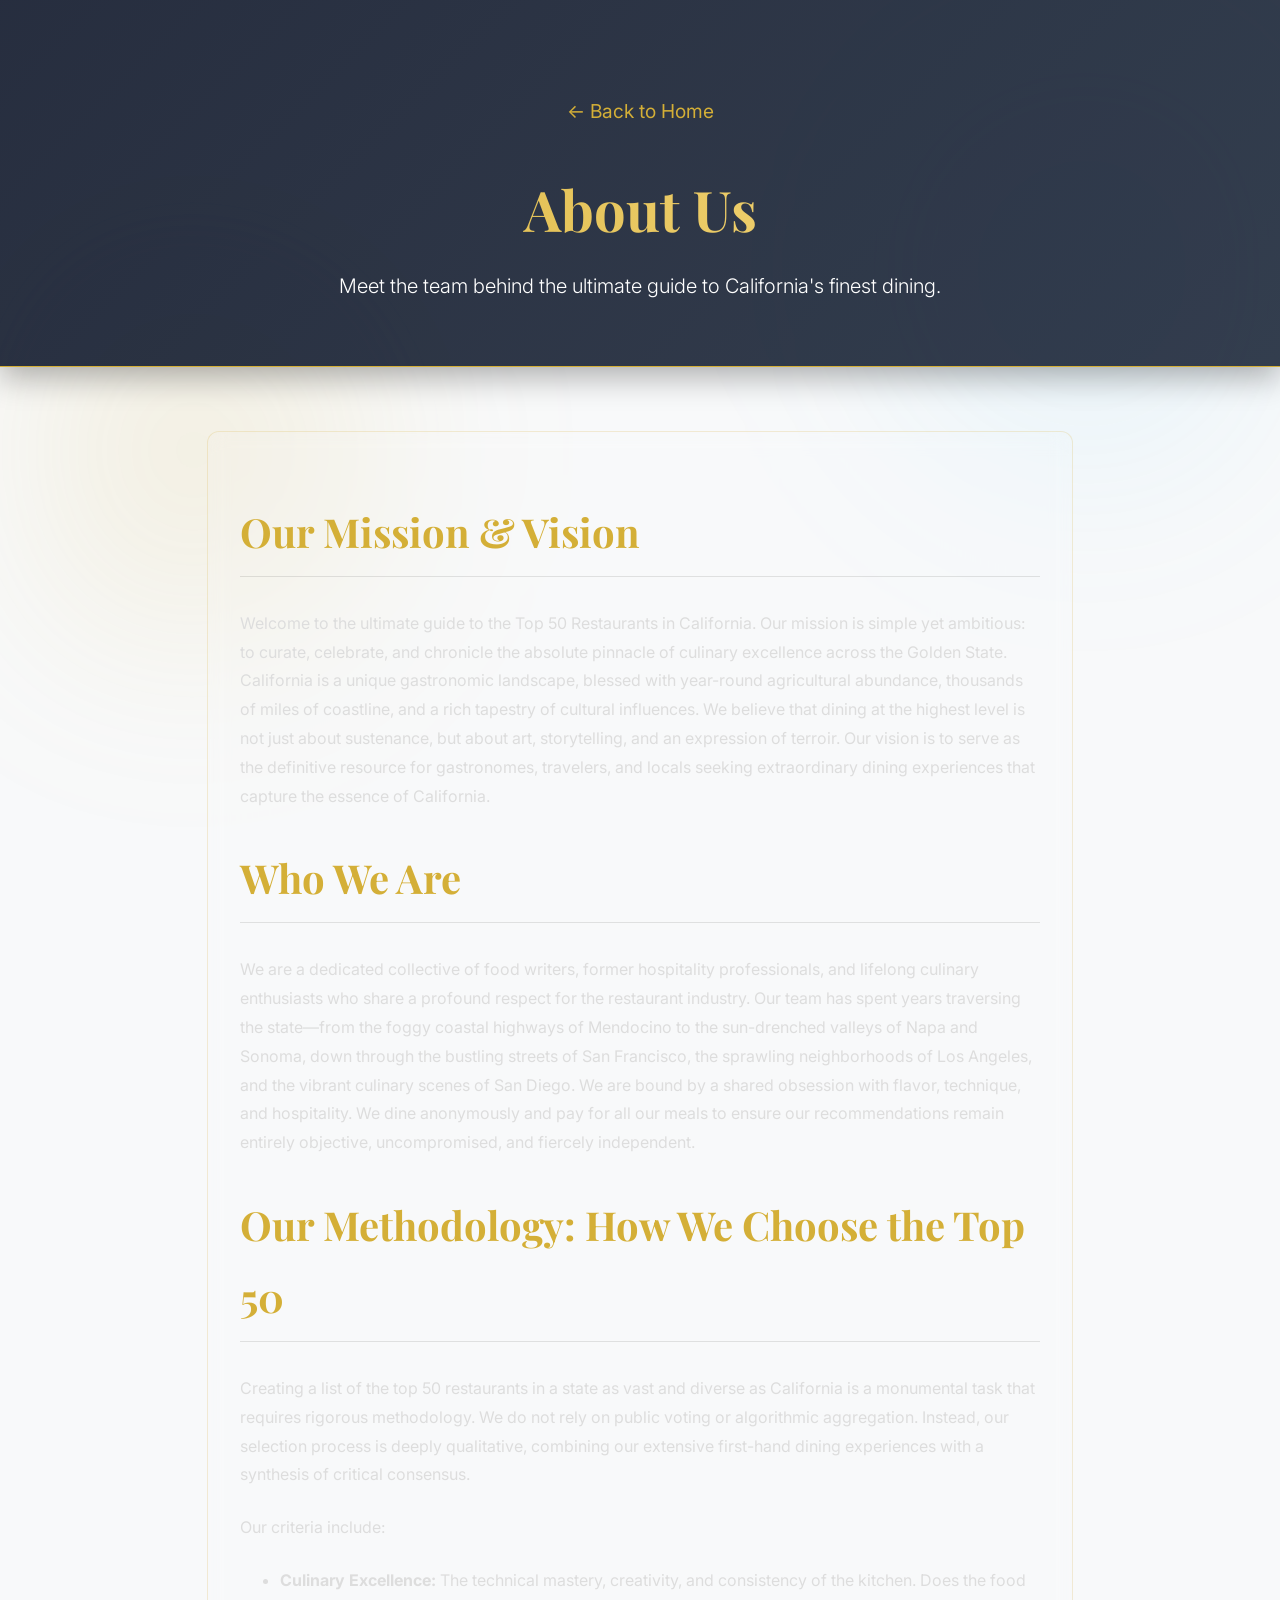
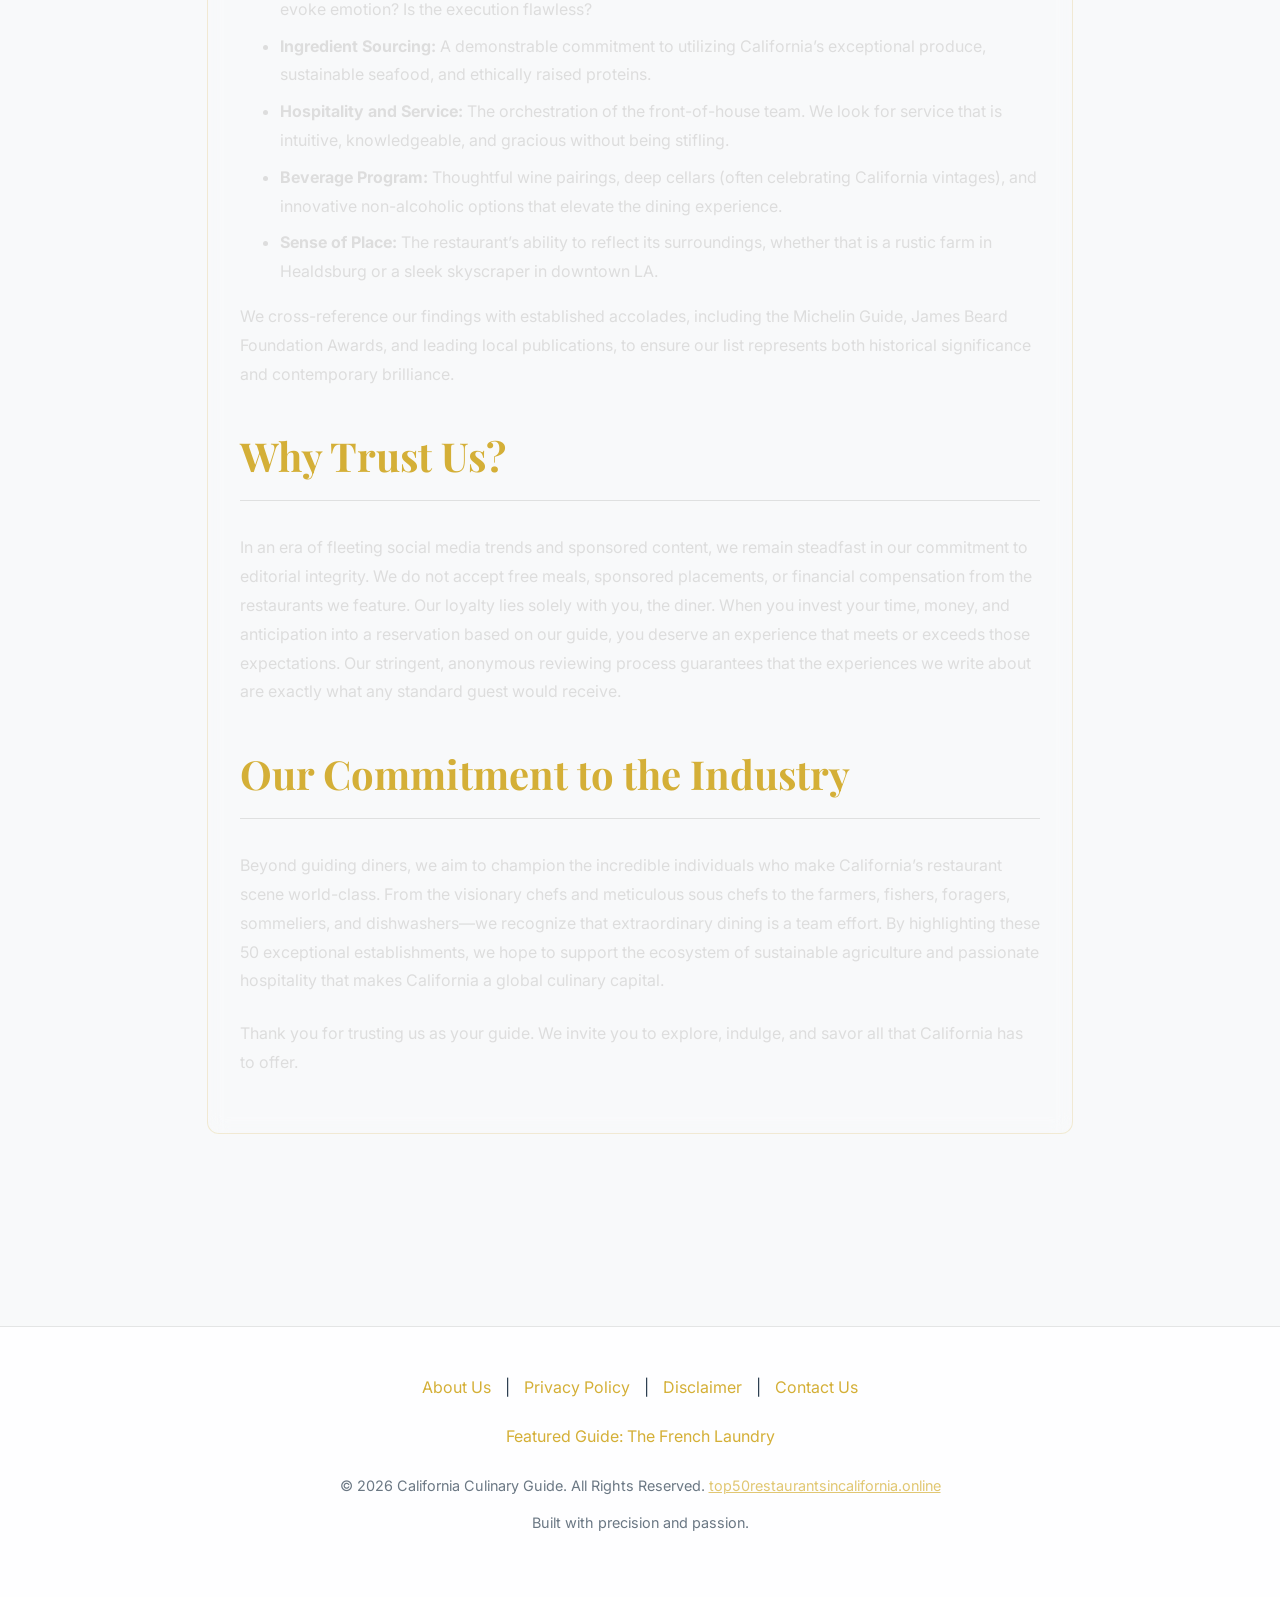
<file: about-us.html>
<!DOCTYPE html>
<html lang="en">
<head>
    <meta charset="UTF-8">
    <meta name="viewport" content="width=device-width, initial-scale=1.0">
    <title>About Us | Top 50 Restaurants in California</title>
    <meta name="description" content="Learn about the passionate team of food writers, critics, and culinary enthusiasts behind the Top 50 Restaurants in California guide. Discover our methodology and mission.">
    <link rel="canonical" href="https://top50restaurantsincalifornia.online/about-us" />
    <link rel="stylesheet" href="style.css">
    <link rel="preconnect" href="https://fonts.googleapis.com">
    <link rel="preconnect" href="https://fonts.gstatic.com" crossorigin>
    <link href="https://fonts.googleapis.com/css2?family=Inter:wght@300;400;600&family=Playfair+Display:ital,wght@0,400;0,600;1,400&display=swap" rel="stylesheet">
    <style>
        .page-content {
            max-width: 800px;
            margin: 0 auto;
            padding: 2rem;
            background: rgba(255, 255, 255, 0.05);
            border-radius: 12px;
            backdrop-filter: blur(10px);
            border: 1px solid rgba(212, 175, 55, 0.2);
            line-height: 1.8;
            margin-bottom: 4rem;
        }
        .page-content h2 {
            color: var(--primary-color);
            margin-top: 2rem;
            font-family: 'Playfair Display', serif;
        }
        .page-content p {
            margin-bottom: 1.5rem;
            color: #ddd;
        }
    </style>
</head>
<body>
    <div class="background-wrapper"></div>
    
    <header>
        <a href="/" style="color: var(--primary-color); text-decoration: none; font-size: 1.2rem; display: block; margin-bottom: 2rem;">&larr; Back to Home</a>
        <h1>About Us</h1>
        <p class="subtitle">Meet the team behind the ultimate guide to California's finest dining.</p>
    </header>

    <main>
        <section class="page-content">
            <h2>Our Mission & Vision</h2>
            <p>Welcome to the ultimate guide to the Top 50 Restaurants in California. Our mission is simple yet ambitious: to curate, celebrate, and chronicle the absolute pinnacle of culinary excellence across the Golden State. California is a unique gastronomic landscape, blessed with year-round agricultural abundance, thousands of miles of coastline, and a rich tapestry of cultural influences. We believe that dining at the highest level is not just about sustenance, but about art, storytelling, and an expression of terroir. Our vision is to serve as the definitive resource for gastronomes, travelers, and locals seeking extraordinary dining experiences that capture the essence of California.</p>
            
            <h2>Who We Are</h2>
            <p>We are a dedicated collective of food writers, former hospitality professionals, and lifelong culinary enthusiasts who share a profound respect for the restaurant industry. Our team has spent years traversing the state—from the foggy coastal highways of Mendocino to the sun-drenched valleys of Napa and Sonoma, down through the bustling streets of San Francisco, the sprawling neighborhoods of Los Angeles, and the vibrant culinary scenes of San Diego. We are bound by a shared obsession with flavor, technique, and hospitality. We dine anonymously and pay for all our meals to ensure our recommendations remain entirely objective, uncompromised, and fiercely independent.</p>
            
            <h2>Our Methodology: How We Choose the Top 50</h2>
            <p>Creating a list of the top 50 restaurants in a state as vast and diverse as California is a monumental task that requires rigorous methodology. We do not rely on public voting or algorithmic aggregation. Instead, our selection process is deeply qualitative, combining our extensive first-hand dining experiences with a synthesis of critical consensus.</p>
            <p>Our criteria include:</p>
            <ul>
                <li style="color: #ddd; margin-bottom: 0.5rem;"><strong>Culinary Excellence:</strong> The technical mastery, creativity, and consistency of the kitchen. Does the food evoke emotion? Is the execution flawless?</li>
                <li style="color: #ddd; margin-bottom: 0.5rem;"><strong>Ingredient Sourcing:</strong> A demonstrable commitment to utilizing California’s exceptional produce, sustainable seafood, and ethically raised proteins.</li>
                <li style="color: #ddd; margin-bottom: 0.5rem;"><strong>Hospitality and Service:</strong> The orchestration of the front-of-house team. We look for service that is intuitive, knowledgeable, and gracious without being stifling.</li>
                <li style="color: #ddd; margin-bottom: 0.5rem;"><strong>Beverage Program:</strong> Thoughtful wine pairings, deep cellars (often celebrating California vintages), and innovative non-alcoholic options that elevate the dining experience.</li>
                <li style="color: #ddd; margin-bottom: 0.5rem;"><strong>Sense of Place:</strong> The restaurant’s ability to reflect its surroundings, whether that is a rustic farm in Healdsburg or a sleek skyscraper in downtown LA.</li>
            </ul>
            <p>We cross-reference our findings with established accolades, including the Michelin Guide, James Beard Foundation Awards, and leading local publications, to ensure our list represents both historical significance and contemporary brilliance.</p>
            
            <h2>Why Trust Us?</h2>
            <p>In an era of fleeting social media trends and sponsored content, we remain steadfast in our commitment to editorial integrity. We do not accept free meals, sponsored placements, or financial compensation from the restaurants we feature. Our loyalty lies solely with you, the diner. When you invest your time, money, and anticipation into a reservation based on our guide, you deserve an experience that meets or exceeds those expectations. Our stringent, anonymous reviewing process guarantees that the experiences we write about are exactly what any standard guest would receive.</p>
            
            <h2>Our Commitment to the Industry</h2>
            <p>Beyond guiding diners, we aim to champion the incredible individuals who make California’s restaurant scene world-class. From the visionary chefs and meticulous sous chefs to the farmers, fishers, foragers, sommeliers, and dishwashers—we recognize that extraordinary dining is a team effort. By highlighting these 50 exceptional establishments, we hope to support the ecosystem of sustainable agriculture and passionate hospitality that makes California a global culinary capital.</p>
            
            <p>Thank you for trusting us as your guide. We invite you to explore, indulge, and savor all that California has to offer.</p>
        </section>
    </main>

    <footer>
        <div style="margin-bottom: 1.5rem;">
            <a href="/about-us" style="color: var(--primary-color); margin: 0 10px; text-decoration: none;">About Us</a> |
            <a href="/privacy-policy" style="color: var(--primary-color); margin: 0 10px; text-decoration: none;">Privacy Policy</a> |
            <a href="/disclaimer" style="color: var(--primary-color); margin: 0 10px; text-decoration: none;">Disclaimer</a> |
            <a href="/contact-us" style="color: var(--primary-color); margin: 0 10px; text-decoration: none;">Contact Us</a>
        </div>
        <div style="margin-bottom: 1.5rem;">
            <a href="/The-French-Laundry/" style="color: var(--primary-color); margin: 0 10px; text-decoration: none;">Featured Guide: The French Laundry</a>
        </div>
        <p>&copy; 2026 California Culinary Guide. All Rights Reserved. <a href="https://top50restaurantsincalifornia.online" style="color:var(--primary-color);">top50restaurantsincalifornia.online</a></p>
        <p>Built with precision and passion.</p>
    </footer>
</body>
</html>
</file>
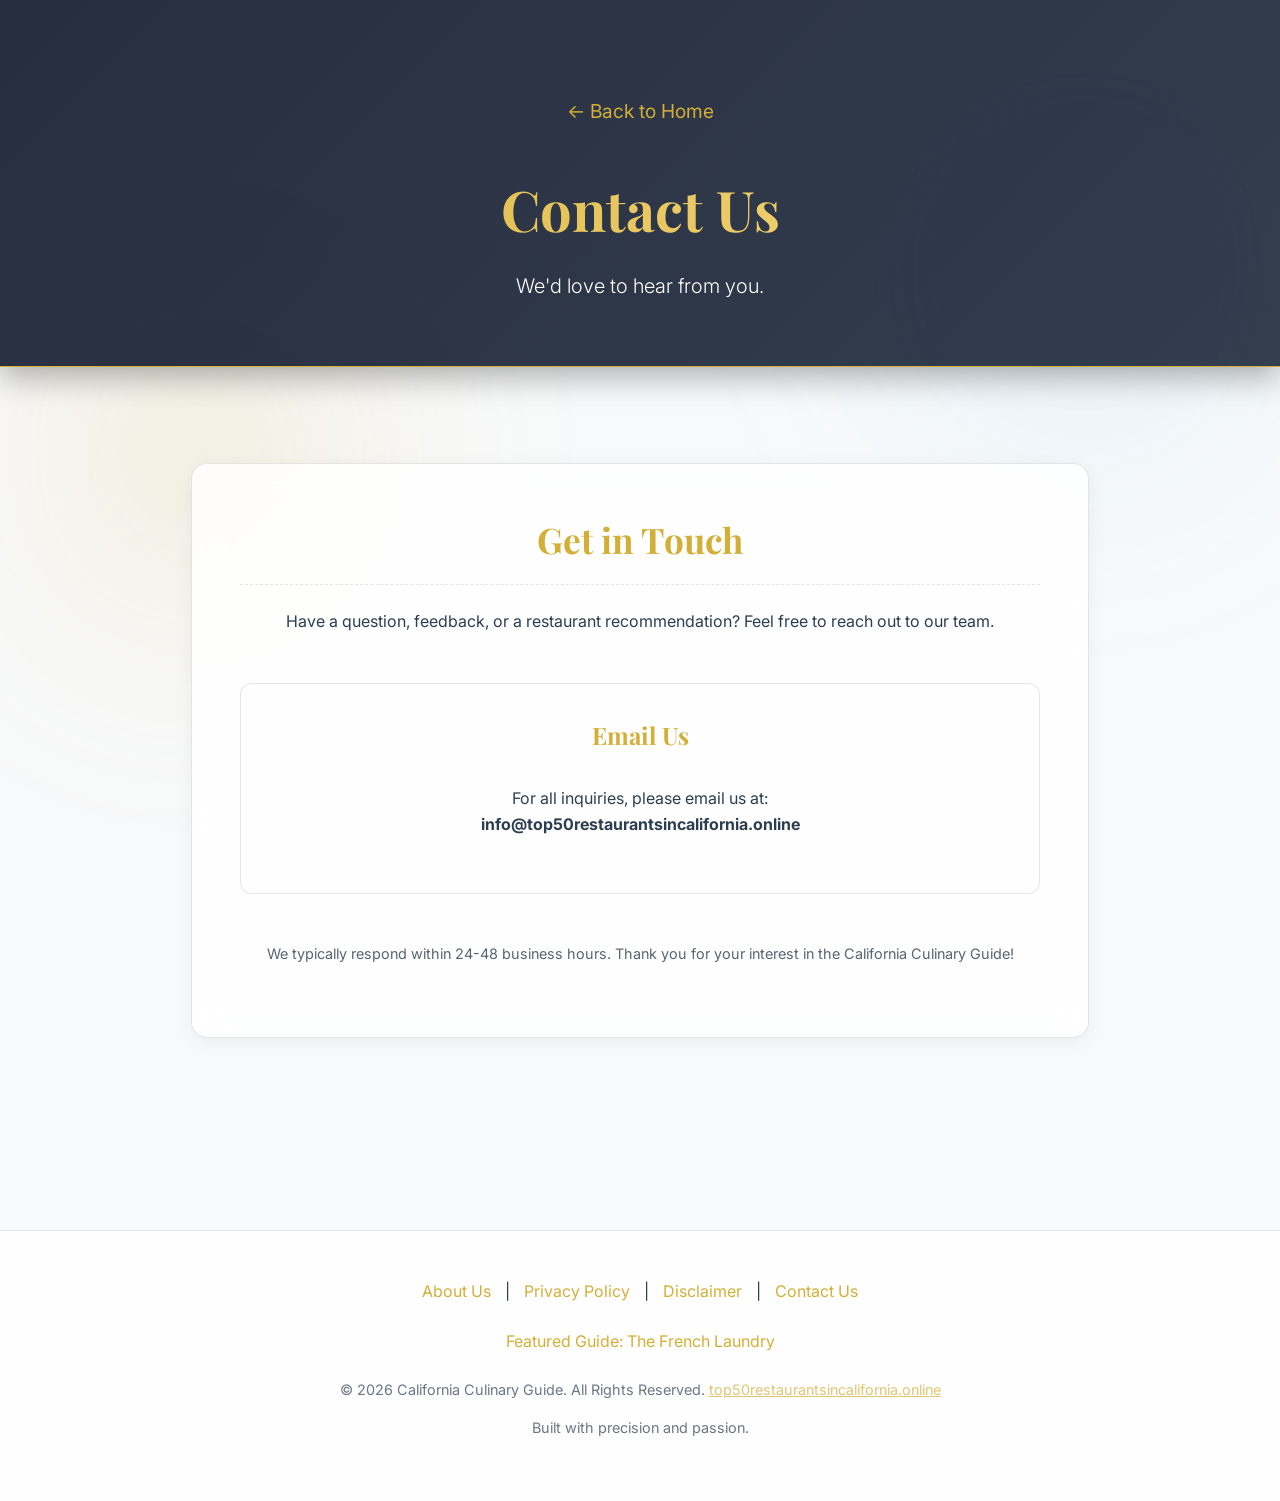
<file: contact-us.html>
<!DOCTYPE html>
<html lang="en">
<head>
    <meta charset="UTF-8">
    <meta name="viewport" content="width=device-width, initial-scale=1.0">
    <title>Contact Us | Top 50 Restaurants in California</title>
    <link rel="canonical" href="https://top50restaurantsincalifornia.online/contact-us" />
    <link rel="stylesheet" href="style.css">
    <link rel="preconnect" href="https://fonts.googleapis.com">
    <link rel="preconnect" href="https://fonts.gstatic.com" crossorigin>
    <link href="https://fonts.googleapis.com/css2?family=Inter:wght@300;400;600&family=Playfair+Display:ital,wght@0,400;0,600;1,400&display=swap" rel="stylesheet">
</head>
<body>
    <div class="background-wrapper"></div>
    
    <header>
        <a href="/" style="color: var(--primary-color); text-decoration: none; font-size: 1.2rem; display: block; margin-bottom: 2rem;">&larr; Back to Home</a>
        <h1>Contact Us</h1>
        <p class="subtitle">We'd love to hear from you.</p>
    </header>

    <main>
        <section class="restaurant-card" style="margin-top: 2rem; max-width: 800px; margin-left: auto; margin-right: auto; text-align: center;">
            <h3>Get in Touch</h3>
            <p>Have a question, feedback, or a restaurant recommendation? Feel free to reach out to our team.</p>
            
            <div style="margin-top: 3rem; background: rgba(255, 255, 255, 0.05); padding: 2rem; border-radius: 12px; border: 1px solid var(--border-color);">
                <h4 style="color: var(--primary-color); font-family: 'Playfair Display', serif; font-size: 1.5rem; margin-top: 0;">Email Us</h4>
                <p>For all inquiries, please email us at:<br>
                <strong><a href="mailto:info@top50restaurantsincalifornia.online" style="color: var(--text-color); text-decoration: none;">info@top50restaurantsincalifornia.online</a></strong></p>
            </div>

            <p style="margin-top: 3rem; font-size: 0.9rem; opacity: 0.8;">We typically respond within 24-48 business hours. Thank you for your interest in the California Culinary Guide!</p>
        </section>
    </main>

    <footer>
        <div style="margin-bottom: 1.5rem;">
            <a href="/about-us" style="color: var(--primary-color); margin: 0 10px; text-decoration: none;">About Us</a> |
            <a href="/privacy-policy" style="color: var(--primary-color); margin: 0 10px; text-decoration: none;">Privacy Policy</a> |
            <a href="/disclaimer" style="color: var(--primary-color); margin: 0 10px; text-decoration: none;">Disclaimer</a> |
            <a href="/contact-us" style="color: var(--primary-color); margin: 0 10px; text-decoration: none;">Contact Us</a>
        </div>
        <div style="margin-bottom: 1.5rem;">
            <a href="/The-French-Laundry/" style="color: var(--primary-color); margin: 0 10px; text-decoration: none;">Featured Guide: The French Laundry</a>
        </div>
        <p>&copy; 2026 California Culinary Guide. All Rights Reserved. <a href="https://top50restaurantsincalifornia.online" style="color:var(--primary-color);">top50restaurantsincalifornia.online</a></p>
        <p>Built with precision and passion.</p>
    </footer>
</body>
</html>
</file>
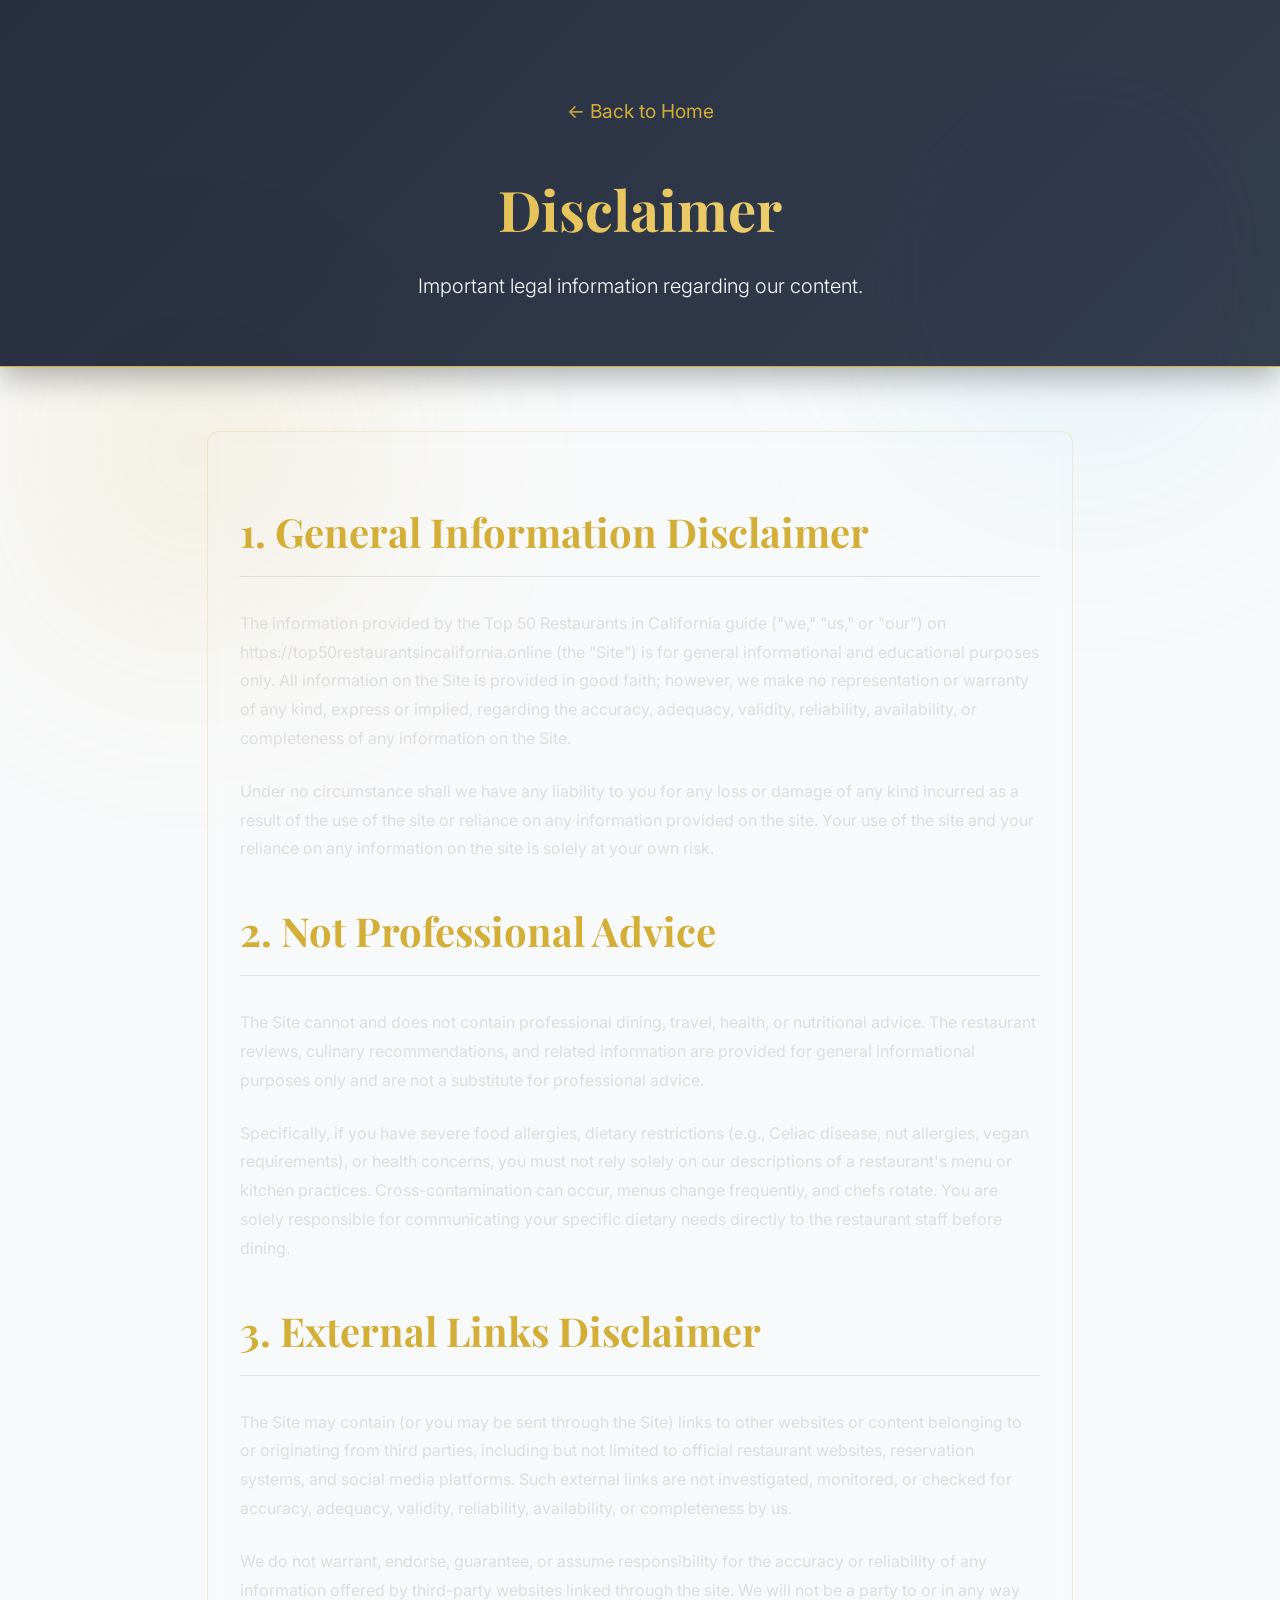
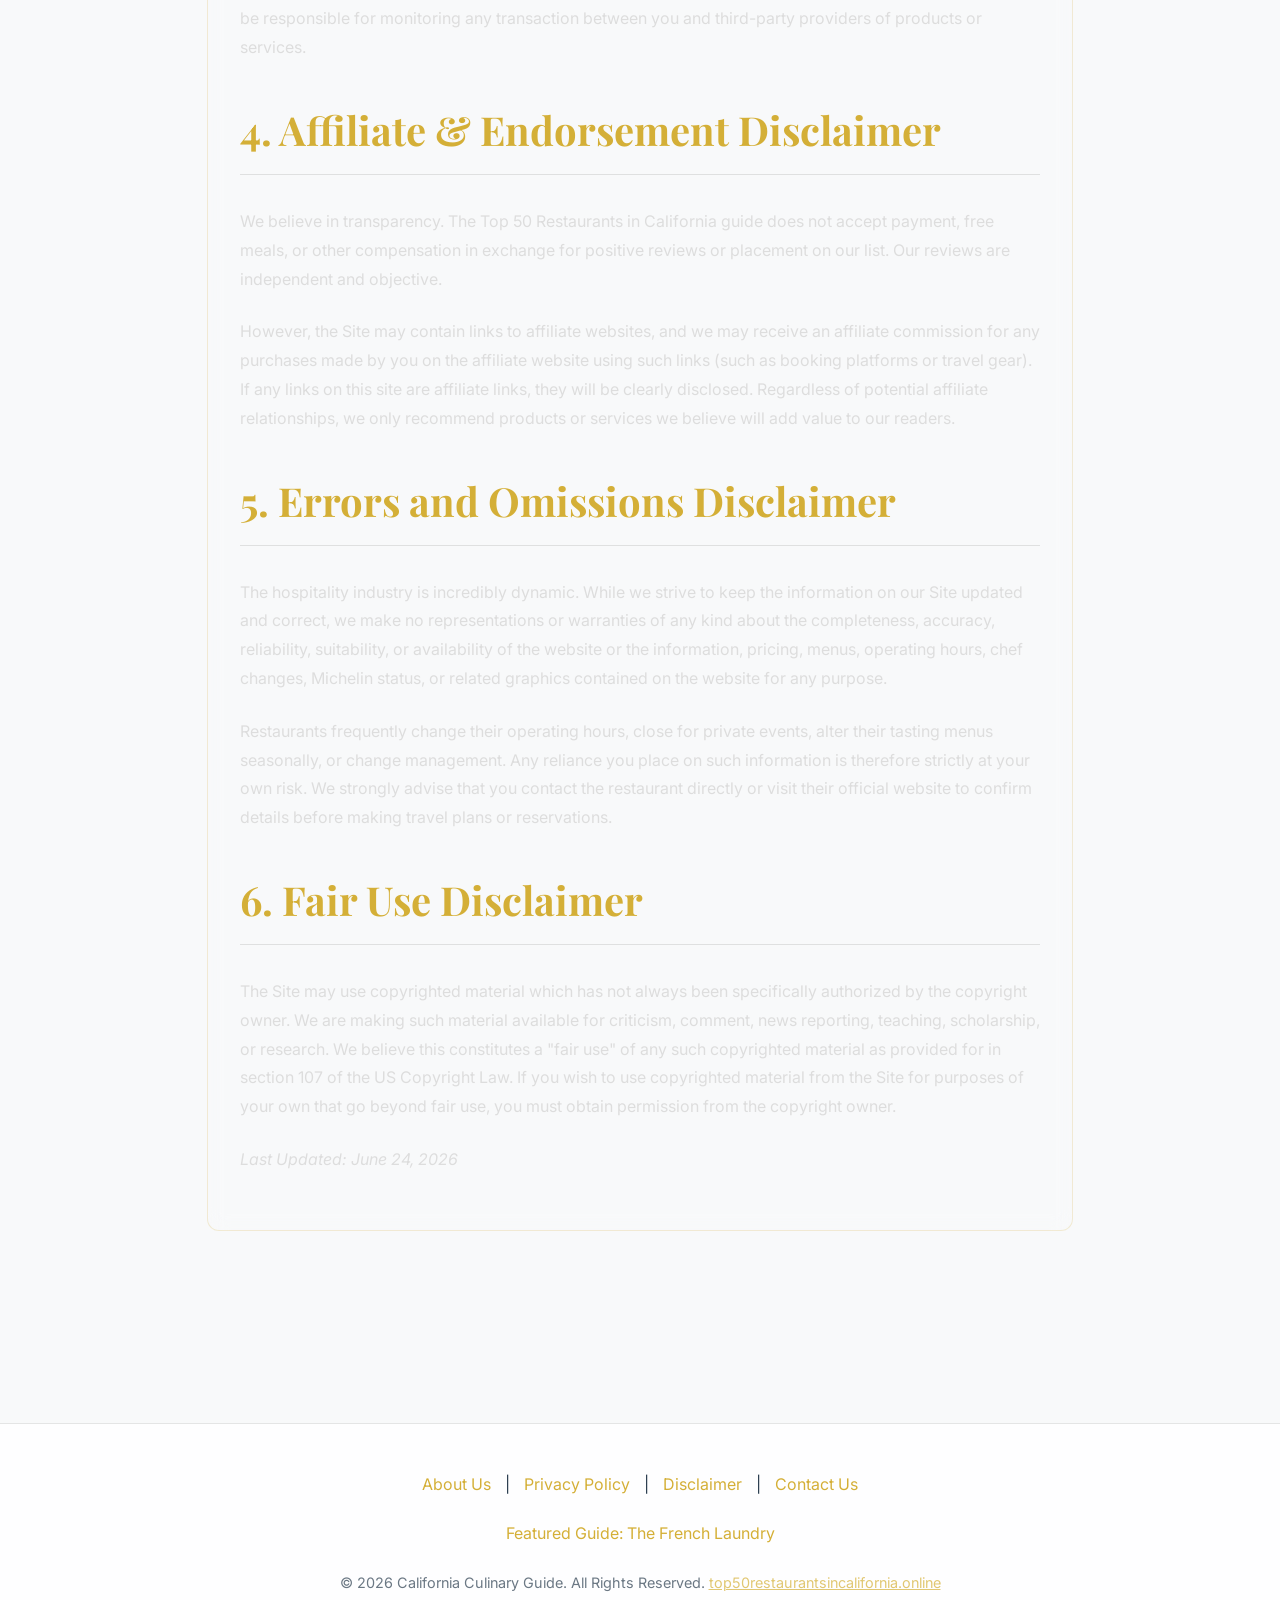
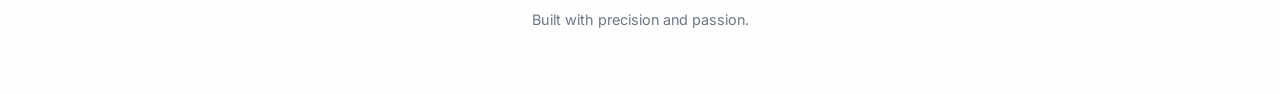
<file: disclaimer.html>
<!DOCTYPE html>
<html lang="en">
<head>
    <meta charset="UTF-8">
    <meta name="viewport" content="width=device-width, initial-scale=1.0">
    <title>Disclaimer | Top 50 Restaurants in California</title>
    <meta name="description" content="Read our Disclaimer to understand the limitations of liability, professional advice, and external links related to the Top 50 Restaurants in California guide.">
    <link rel="canonical" href="https://top50restaurantsincalifornia.online/disclaimer" />
    <link rel="stylesheet" href="style.css">
    <link rel="preconnect" href="https://fonts.googleapis.com">
    <link rel="preconnect" href="https://fonts.gstatic.com" crossorigin>
    <link href="https://fonts.googleapis.com/css2?family=Inter:wght@300;400;600&family=Playfair+Display:ital,wght@0,400;0,600;1,400&display=swap" rel="stylesheet">
    <style>
        .page-content {
            max-width: 800px;
            margin: 0 auto;
            padding: 2rem;
            background: rgba(255, 255, 255, 0.05);
            border-radius: 12px;
            backdrop-filter: blur(10px);
            border: 1px solid rgba(212, 175, 55, 0.2);
            line-height: 1.8;
            margin-bottom: 4rem;
        }
        .page-content h2, .page-content h3 {
            color: var(--primary-color);
            margin-top: 2rem;
            font-family: 'Playfair Display', serif;
        }
        .page-content p {
            margin-bottom: 1.5rem;
            color: #ddd;
        }
    </style>
</head>
<body>
    <div class="background-wrapper"></div>
    
    <header>
        <a href="/" style="color: var(--primary-color); text-decoration: none; font-size: 1.2rem; display: block; margin-bottom: 2rem;">&larr; Back to Home</a>
        <h1>Disclaimer</h1>
        <p class="subtitle">Important legal information regarding our content.</p>
    </header>

    <main>
        <section class="page-content">
            <h2>1. General Information Disclaimer</h2>
            <p>The information provided by the Top 50 Restaurants in California guide ("we," "us," or "our") on https://top50restaurantsincalifornia.online (the "Site") is for general informational and educational purposes only. All information on the Site is provided in good faith; however, we make no representation or warranty of any kind, express or implied, regarding the accuracy, adequacy, validity, reliability, availability, or completeness of any information on the Site.</p>
            <p>Under no circumstance shall we have any liability to you for any loss or damage of any kind incurred as a result of the use of the site or reliance on any information provided on the site. Your use of the site and your reliance on any information on the site is solely at your own risk.</p>
            
            <h2>2. Not Professional Advice</h2>
            <p>The Site cannot and does not contain professional dining, travel, health, or nutritional advice. The restaurant reviews, culinary recommendations, and related information are provided for general informational purposes only and are not a substitute for professional advice.</p>
            <p>Specifically, if you have severe food allergies, dietary restrictions (e.g., Celiac disease, nut allergies, vegan requirements), or health concerns, you must not rely solely on our descriptions of a restaurant's menu or kitchen practices. Cross-contamination can occur, menus change frequently, and chefs rotate. You are solely responsible for communicating your specific dietary needs directly to the restaurant staff before dining.</p>

            <h2>3. External Links Disclaimer</h2>
            <p>The Site may contain (or you may be sent through the Site) links to other websites or content belonging to or originating from third parties, including but not limited to official restaurant websites, reservation systems, and social media platforms. Such external links are not investigated, monitored, or checked for accuracy, adequacy, validity, reliability, availability, or completeness by us.</p>
            <p>We do not warrant, endorse, guarantee, or assume responsibility for the accuracy or reliability of any information offered by third-party websites linked through the site. We will not be a party to or in any way be responsible for monitoring any transaction between you and third-party providers of products or services.</p>

            <h2>4. Affiliate & Endorsement Disclaimer</h2>
            <p>We believe in transparency. The Top 50 Restaurants in California guide does not accept payment, free meals, or other compensation in exchange for positive reviews or placement on our list. Our reviews are independent and objective.</p>
            <p>However, the Site may contain links to affiliate websites, and we may receive an affiliate commission for any purchases made by you on the affiliate website using such links (such as booking platforms or travel gear). If any links on this site are affiliate links, they will be clearly disclosed. Regardless of potential affiliate relationships, we only recommend products or services we believe will add value to our readers.</p>

            <h2>5. Errors and Omissions Disclaimer</h2>
            <p>The hospitality industry is incredibly dynamic. While we strive to keep the information on our Site updated and correct, we make no representations or warranties of any kind about the completeness, accuracy, reliability, suitability, or availability of the website or the information, pricing, menus, operating hours, chef changes, Michelin status, or related graphics contained on the website for any purpose.</p>
            <p>Restaurants frequently change their operating hours, close for private events, alter their tasting menus seasonally, or change management. Any reliance you place on such information is therefore strictly at your own risk. We strongly advise that you contact the restaurant directly or visit their official website to confirm details before making travel plans or reservations.</p>
            
            <h2>6. Fair Use Disclaimer</h2>
            <p>The Site may use copyrighted material which has not always been specifically authorized by the copyright owner. We are making such material available for criticism, comment, news reporting, teaching, scholarship, or research. We believe this constitutes a "fair use" of any such copyrighted material as provided for in section 107 of the US Copyright Law. If you wish to use copyrighted material from the Site for purposes of your own that go beyond fair use, you must obtain permission from the copyright owner.</p>

            <p><em>Last Updated: June 24, 2026</em></p>
        </section>
    </main>

    <footer>
        <div style="margin-bottom: 1.5rem;">
            <a href="/about-us" style="color: var(--primary-color); margin: 0 10px; text-decoration: none;">About Us</a> |
            <a href="/privacy-policy" style="color: var(--primary-color); margin: 0 10px; text-decoration: none;">Privacy Policy</a> |
            <a href="/disclaimer" style="color: var(--primary-color); margin: 0 10px; text-decoration: none;">Disclaimer</a> |
            <a href="/contact-us" style="color: var(--primary-color); margin: 0 10px; text-decoration: none;">Contact Us</a>
        </div>
        <div style="margin-bottom: 1.5rem;">
            <a href="/The-French-Laundry/" style="color: var(--primary-color); margin: 0 10px; text-decoration: none;">Featured Guide: The French Laundry</a>
        </div>
        <p>&copy; 2026 California Culinary Guide. All Rights Reserved. <a href="https://top50restaurantsincalifornia.online" style="color:var(--primary-color);">top50restaurantsincalifornia.online</a></p>
        <p>Built with precision and passion.</p>
    </footer>
</body>
</html>
</file>
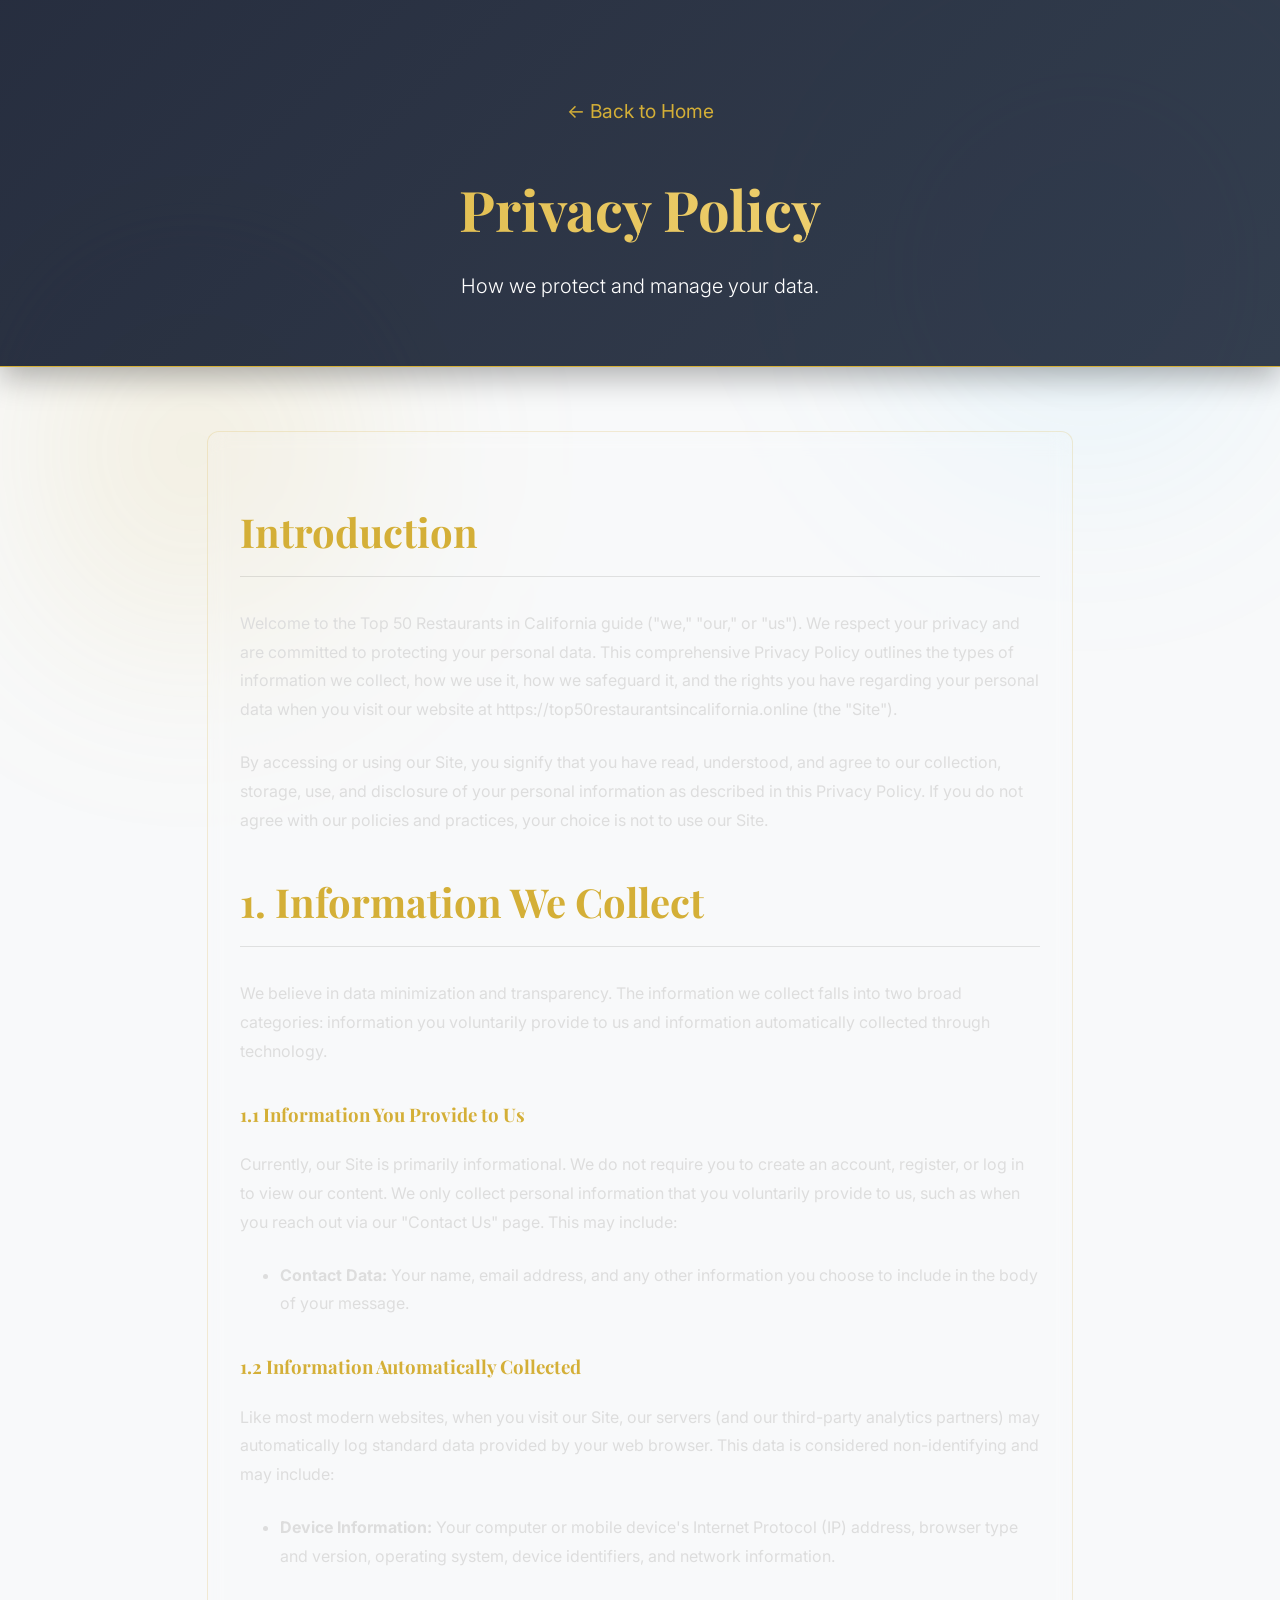
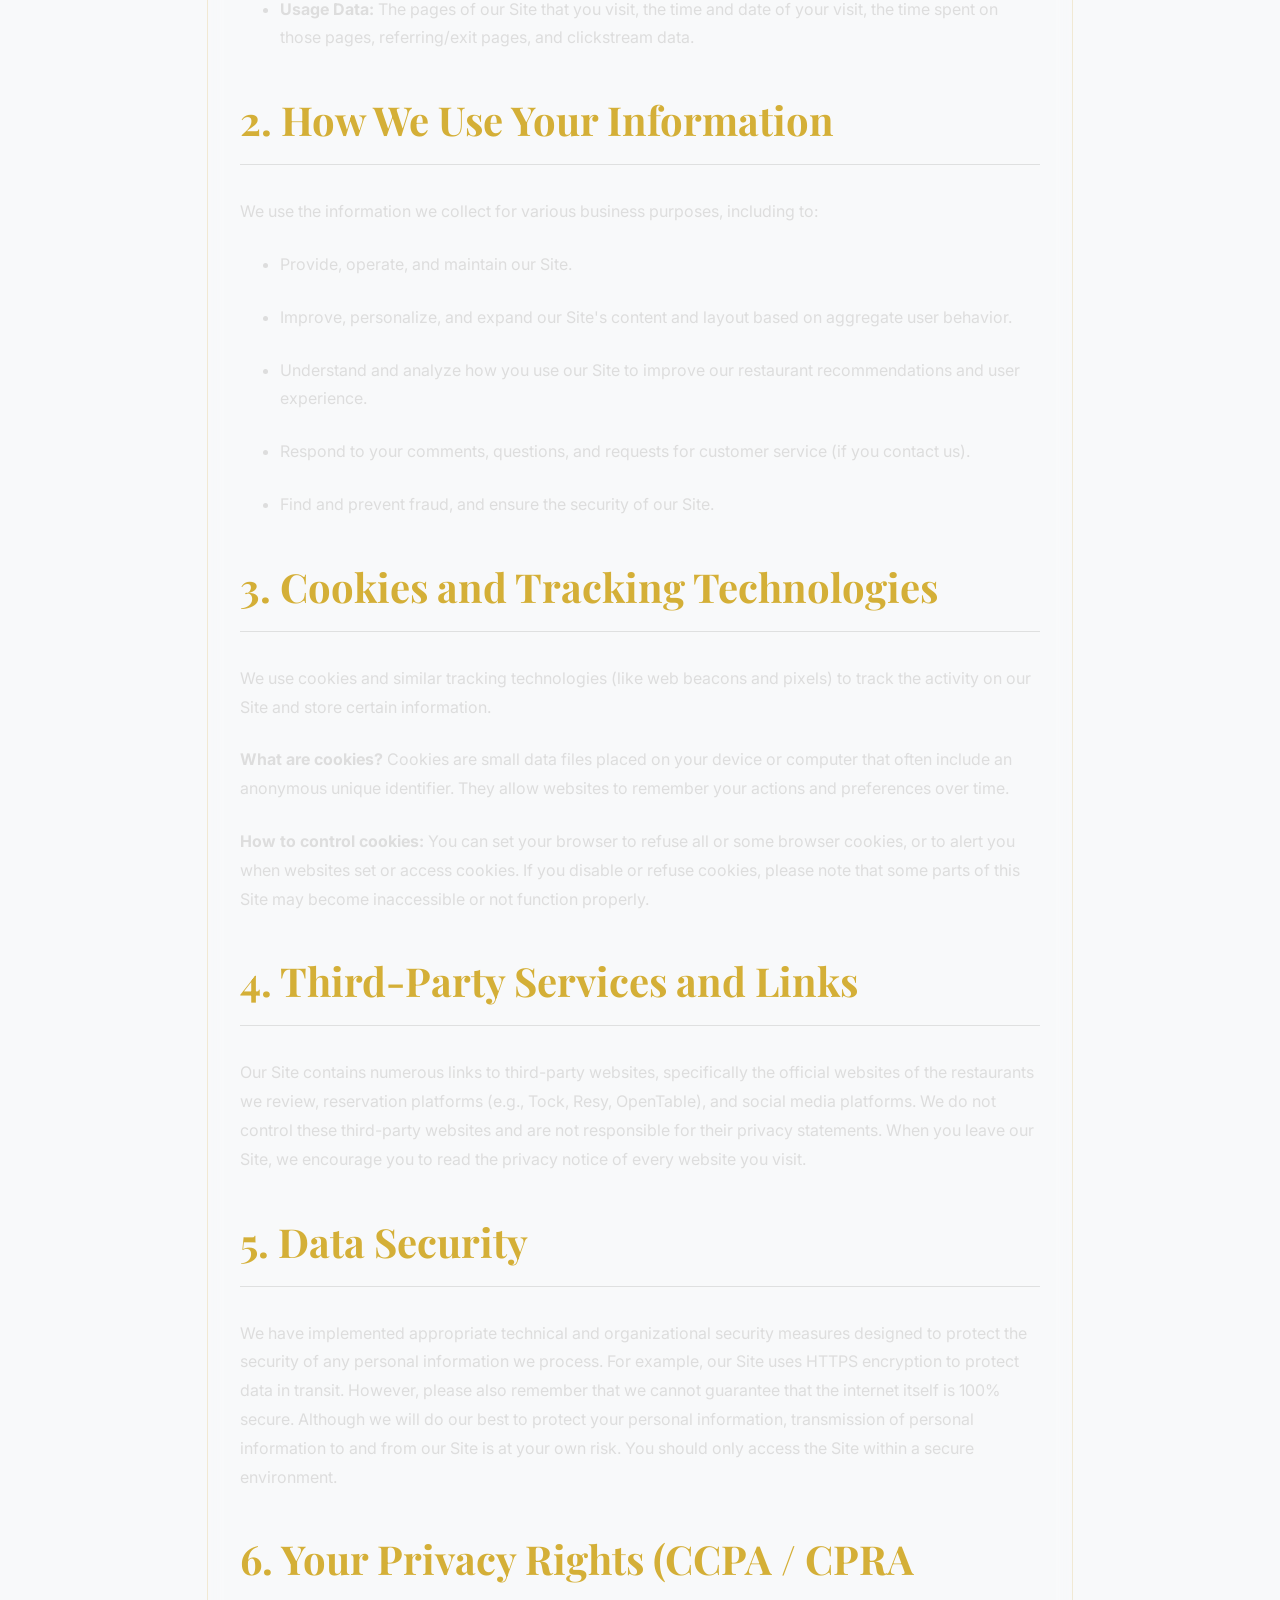
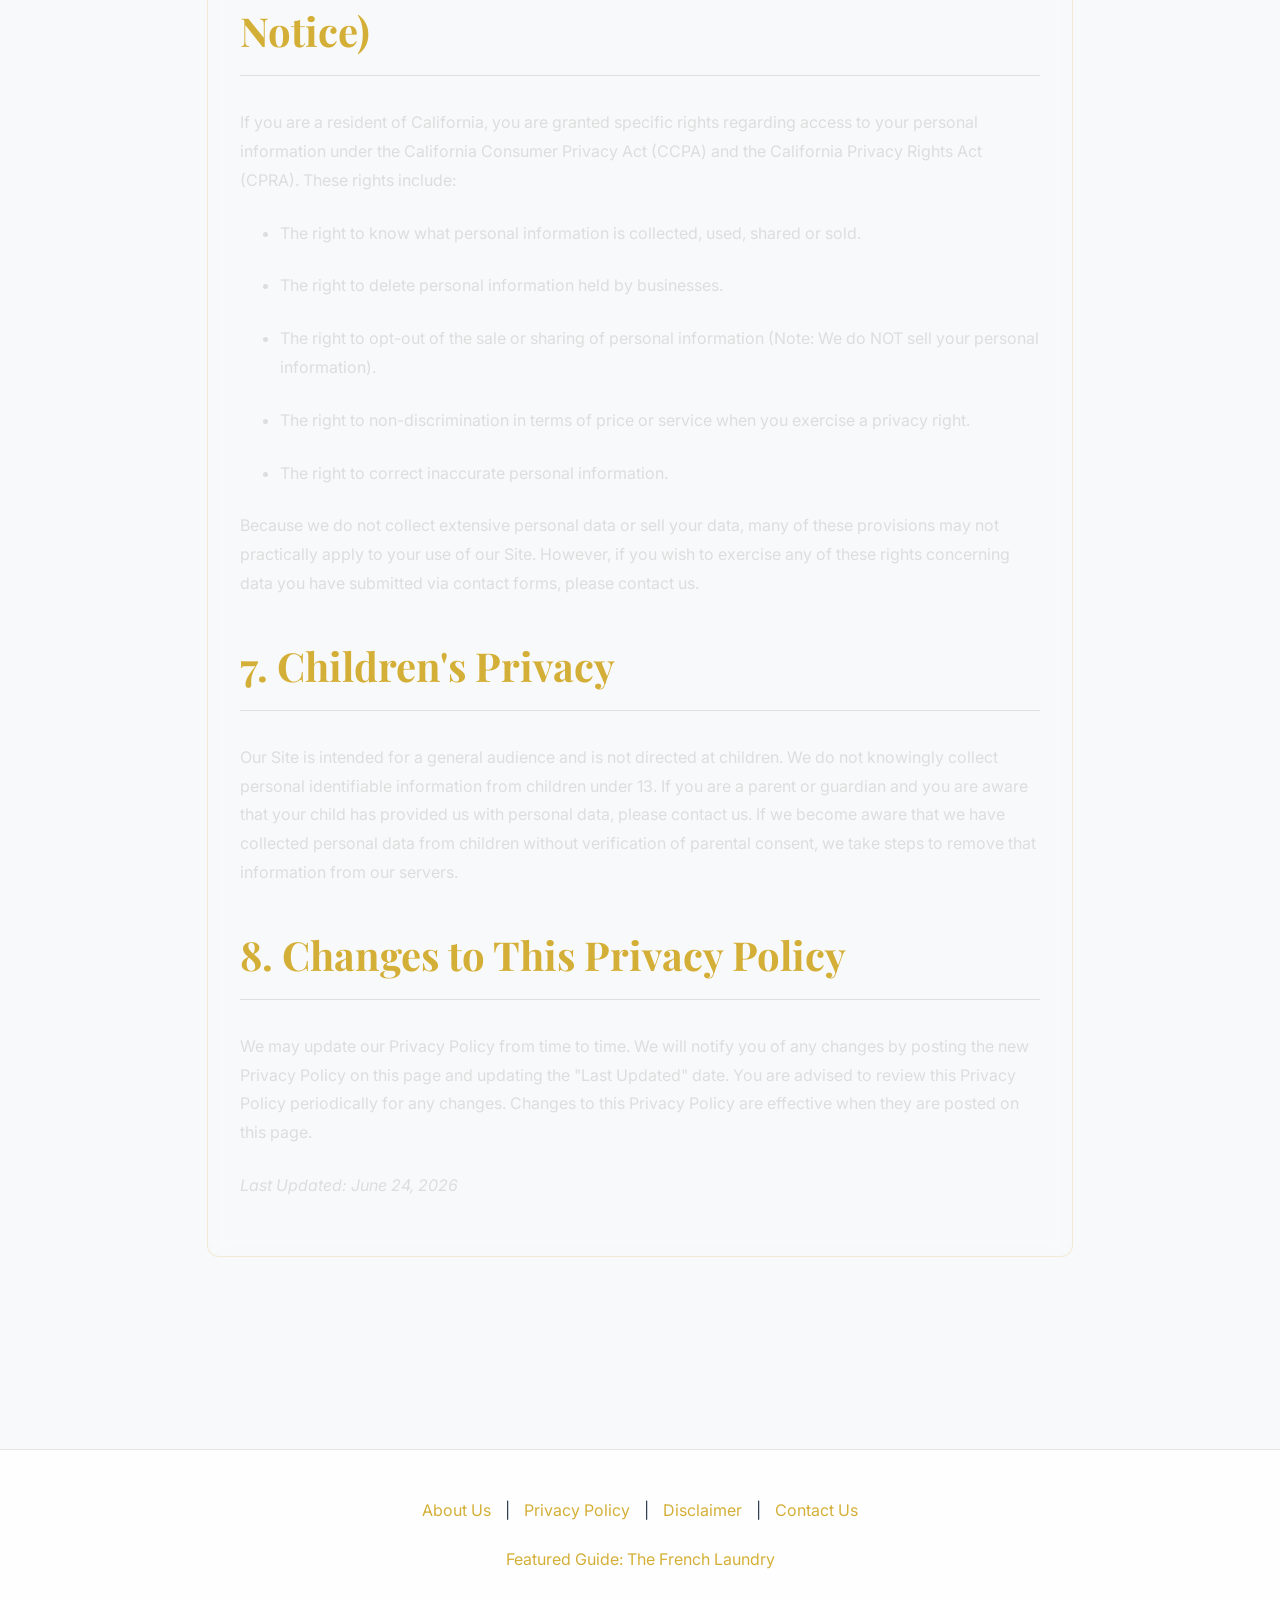
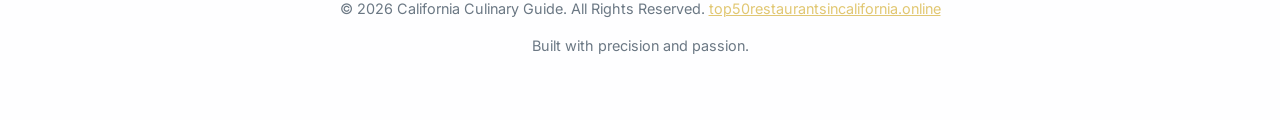
<file: privacy-policy.html>
<!DOCTYPE html>
<html lang="en">
<head>
    <meta charset="UTF-8">
    <meta name="viewport" content="width=device-width, initial-scale=1.0">
    <title>Privacy Policy | Top 50 Restaurants in California</title>
    <meta name="description" content="Read our comprehensive Privacy Policy to understand how we collect, use, and protect your data while you browse the Top 50 Restaurants in California guide.">
    <link rel="canonical" href="https://top50restaurantsincalifornia.online/privacy-policy" />
    <link rel="stylesheet" href="style.css">
    <link rel="preconnect" href="https://fonts.googleapis.com">
    <link rel="preconnect" href="https://fonts.gstatic.com" crossorigin>
    <link href="https://fonts.googleapis.com/css2?family=Inter:wght@300;400;600&family=Playfair+Display:ital,wght@0,400;0,600;1,400&display=swap" rel="stylesheet">
    <style>
        .page-content {
            max-width: 800px;
            margin: 0 auto;
            padding: 2rem;
            background: rgba(255, 255, 255, 0.05);
            border-radius: 12px;
            backdrop-filter: blur(10px);
            border: 1px solid rgba(212, 175, 55, 0.2);
            line-height: 1.8;
            margin-bottom: 4rem;
        }
        .page-content h2, .page-content h3 {
            color: var(--primary-color);
            margin-top: 2rem;
            font-family: 'Playfair Display', serif;
        }
        .page-content p, .page-content li {
            margin-bottom: 1.5rem;
            color: #ddd;
        }
    </style>
</head>
<body>
    <div class="background-wrapper"></div>
    
    <header>
        <a href="/" style="color: var(--primary-color); text-decoration: none; font-size: 1.2rem; display: block; margin-bottom: 2rem;">&larr; Back to Home</a>
        <h1>Privacy Policy</h1>
        <p class="subtitle">How we protect and manage your data.</p>
    </header>

    <main>
        <section class="page-content">
            <h2>Introduction</h2>
            <p>Welcome to the Top 50 Restaurants in California guide ("we," "our," or "us"). We respect your privacy and are committed to protecting your personal data. This comprehensive Privacy Policy outlines the types of information we collect, how we use it, how we safeguard it, and the rights you have regarding your personal data when you visit our website at https://top50restaurantsincalifornia.online (the "Site").</p>
            <p>By accessing or using our Site, you signify that you have read, understood, and agree to our collection, storage, use, and disclosure of your personal information as described in this Privacy Policy. If you do not agree with our policies and practices, your choice is not to use our Site.</p>
            
            <h2>1. Information We Collect</h2>
            <p>We believe in data minimization and transparency. The information we collect falls into two broad categories: information you voluntarily provide to us and information automatically collected through technology.</p>
            
            <h3>1.1 Information You Provide to Us</h3>
            <p>Currently, our Site is primarily informational. We do not require you to create an account, register, or log in to view our content. We only collect personal information that you voluntarily provide to us, such as when you reach out via our "Contact Us" page. This may include:</p>
            <ul>
                <li><strong>Contact Data:</strong> Your name, email address, and any other information you choose to include in the body of your message.</li>
            </ul>

            <h3>1.2 Information Automatically Collected</h3>
            <p>Like most modern websites, when you visit our Site, our servers (and our third-party analytics partners) may automatically log standard data provided by your web browser. This data is considered non-identifying and may include:</p>
            <ul>
                <li><strong>Device Information:</strong> Your computer or mobile device's Internet Protocol (IP) address, browser type and version, operating system, device identifiers, and network information.</li>
                <li><strong>Usage Data:</strong> The pages of our Site that you visit, the time and date of your visit, the time spent on those pages, referring/exit pages, and clickstream data.</li>
            </ul>

            <h2>2. How We Use Your Information</h2>
            <p>We use the information we collect for various business purposes, including to:</p>
            <ul>
                <li>Provide, operate, and maintain our Site.</li>
                <li>Improve, personalize, and expand our Site's content and layout based on aggregate user behavior.</li>
                <li>Understand and analyze how you use our Site to improve our restaurant recommendations and user experience.</li>
                <li>Respond to your comments, questions, and requests for customer service (if you contact us).</li>
                <li>Find and prevent fraud, and ensure the security of our Site.</li>
            </ul>

            <h2>3. Cookies and Tracking Technologies</h2>
            <p>We use cookies and similar tracking technologies (like web beacons and pixels) to track the activity on our Site and store certain information.</p>
            <p><strong>What are cookies?</strong> Cookies are small data files placed on your device or computer that often include an anonymous unique identifier. They allow websites to remember your actions and preferences over time.</p>
            <p><strong>How to control cookies:</strong> You can set your browser to refuse all or some browser cookies, or to alert you when websites set or access cookies. If you disable or refuse cookies, please note that some parts of this Site may become inaccessible or not function properly.</p>

            <h2>4. Third-Party Services and Links</h2>
            <p>Our Site contains numerous links to third-party websites, specifically the official websites of the restaurants we review, reservation platforms (e.g., Tock, Resy, OpenTable), and social media platforms. We do not control these third-party websites and are not responsible for their privacy statements. When you leave our Site, we encourage you to read the privacy notice of every website you visit.</p>

            <h2>5. Data Security</h2>
            <p>We have implemented appropriate technical and organizational security measures designed to protect the security of any personal information we process. For example, our Site uses HTTPS encryption to protect data in transit. However, please also remember that we cannot guarantee that the internet itself is 100% secure. Although we will do our best to protect your personal information, transmission of personal information to and from our Site is at your own risk. You should only access the Site within a secure environment.</p>

            <h2>6. Your Privacy Rights (CCPA / CPRA Notice)</h2>
            <p>If you are a resident of California, you are granted specific rights regarding access to your personal information under the California Consumer Privacy Act (CCPA) and the California Privacy Rights Act (CPRA). These rights include:</p>
            <ul>
                <li>The right to know what personal information is collected, used, shared or sold.</li>
                <li>The right to delete personal information held by businesses.</li>
                <li>The right to opt-out of the sale or sharing of personal information (Note: We do NOT sell your personal information).</li>
                <li>The right to non-discrimination in terms of price or service when you exercise a privacy right.</li>
                <li>The right to correct inaccurate personal information.</li>
            </ul>
            <p>Because we do not collect extensive personal data or sell your data, many of these provisions may not practically apply to your use of our Site. However, if you wish to exercise any of these rights concerning data you have submitted via contact forms, please contact us.</p>

            <h2>7. Children's Privacy</h2>
            <p>Our Site is intended for a general audience and is not directed at children. We do not knowingly collect personal identifiable information from children under 13. If you are a parent or guardian and you are aware that your child has provided us with personal data, please contact us. If we become aware that we have collected personal data from children without verification of parental consent, we take steps to remove that information from our servers.</p>

            <h2>8. Changes to This Privacy Policy</h2>
            <p>We may update our Privacy Policy from time to time. We will notify you of any changes by posting the new Privacy Policy on this page and updating the "Last Updated" date. You are advised to review this Privacy Policy periodically for any changes. Changes to this Privacy Policy are effective when they are posted on this page.</p>
            
            <p><em>Last Updated: June 24, 2026</em></p>
        </section>
    </main>

    <footer>
        <div style="margin-bottom: 1.5rem;">
            <a href="/about-us" style="color: var(--primary-color); margin: 0 10px; text-decoration: none;">About Us</a> |
            <a href="/privacy-policy" style="color: var(--primary-color); margin: 0 10px; text-decoration: none;">Privacy Policy</a> |
            <a href="/disclaimer" style="color: var(--primary-color); margin: 0 10px; text-decoration: none;">Disclaimer</a> |
            <a href="/contact-us" style="color: var(--primary-color); margin: 0 10px; text-decoration: none;">Contact Us</a>
        </div>
        <div style="margin-bottom: 1.5rem;">
            <a href="/The-French-Laundry/" style="color: var(--primary-color); margin: 0 10px; text-decoration: none;">Featured Guide: The French Laundry</a>
        </div>
        <p>&copy; 2026 California Culinary Guide. All Rights Reserved. <a href="https://top50restaurantsincalifornia.online" style="color:var(--primary-color);">top50restaurantsincalifornia.online</a></p>
        <p>Built with precision and passion.</p>
    </footer>
</body>
</html>
</file>
<file: style.css>
:root {
  --primary-color: #d4af37; /* Gold */
  --bg-color-light: #f8f9fa;
  --text-color-light: #2c3e50;
  --card-bg-light: rgba(255, 255, 255, 0.85);
  --border-light: rgba(0, 0, 0, 0.1);

  --bg-color-dark: #0f172a;
  --text-color-dark: #e2e8f0;
  --card-bg-dark: rgba(30, 41, 59, 0.75);
  --border-dark: rgba(255, 255, 255, 0.1);

  --transition-speed: 0.3s;
}

@media (prefers-color-scheme: dark) {
  :root {
    --bg-color: var(--bg-color-dark);
    --text-color: var(--text-color-dark);
    --card-bg: var(--card-bg-dark);
    --border-color: var(--border-dark);
  }
}

@media (prefers-color-scheme: light) {
  :root {
    --bg-color: var(--bg-color-light);
    --text-color: var(--text-color-light);
    --card-bg: var(--card-bg-light);
    --border-color: var(--border-light);
  }
}

body {
  background-color: var(--bg-color, #0f172a);
  color: var(--text-color, #e2e8f0);
  font-family: 'Inter', sans-serif;
  line-height: 1.6;
  margin: 0;
  padding: 0;
  overflow-x: hidden;
  transition: background-color var(--transition-speed), color var(--transition-speed);
}

/* Background Gradients */
.background-wrapper {
  position: fixed;
  top: 0;
  left: 0;
  width: 100vw;
  height: 100vh;
  z-index: -1;
  background: radial-gradient(circle at 15% 50%, rgba(212, 175, 55, 0.15), transparent 25%),
              radial-gradient(circle at 85% 30%, rgba(56, 189, 248, 0.1), transparent 25%);
  filter: blur(80px);
  animation: bg-pulse 15s infinite alternate;
}

@keyframes bg-pulse {
  0% { transform: scale(1); opacity: 0.8; }
  100% { transform: scale(1.1); opacity: 1; }
}

header {
  text-align: center;
  padding: 6rem 2rem 4rem;
  background: linear-gradient(135deg, rgba(15,23,42,0.9), rgba(30,41,59,0.9));
  color: #fff;
  border-bottom: 1px solid var(--primary-color);
  box-shadow: 0 10px 30px rgba(0,0,0,0.3);
  position: relative;
  overflow: hidden;
}

header::before {
  content: '';
  position: absolute;
  top: 0; left: 0; right: 0; bottom: 0;
  background: url('https://images.unsplash.com/photo-1514933651103-005eec06c04b?ixlib=rb-4.0.3&auto=format&fit=crop&w=1920&q=80') center/cover no-repeat;
  opacity: 0.2;
  z-index: 0;
}

header > * {
  position: relative;
  z-index: 1;
}

h1 {
  font-family: 'Playfair Display', serif;
  font-size: 3.5rem;
  margin-bottom: 1rem;
  background: linear-gradient(to right, #d4af37, #fde08b);
  -webkit-background-clip: text;
  -webkit-text-fill-color: transparent;
  animation: fadeDown 1s ease-out;
}

.subtitle {
  font-size: 1.25rem;
  font-weight: 300;
  opacity: 0.9;
  max-width: 800px;
  margin: 0 auto;
  animation: fadeUp 1s ease-out 0.3s both;
}

main {
  max-width: 1400px; /* Made the layout wider */
  width: 95%;
  margin: 0 auto;
  padding: 4rem 1rem;
}

section.intro, section.methodology {
  font-size: 1.1rem;
  margin-bottom: 4rem;
  max-width: 1100px;
  margin-left: auto;
  margin-right: auto;
}

section p {
  margin-bottom: 1.5rem;
}

h2 {
  font-family: 'Playfair Display', serif;
  font-size: 2.5rem;
  margin-bottom: 2rem;
  color: var(--primary-color);
  border-bottom: 1px solid var(--border-color);
  padding-bottom: 0.5rem;
}

/* Glassmorphism Cards for Restaurants */
.restaurant-card {
  background: var(--card-bg);
  backdrop-filter: blur(16px);
  -webkit-backdrop-filter: blur(16px);
  border: 1px solid var(--border-color);
  border-radius: 16px;
  padding: 3rem;
  margin-bottom: 4rem;
  box-shadow: 0 4px 20px rgba(0,0,0,0.05);
  transition: transform var(--transition-speed), box-shadow var(--transition-speed);
  opacity: 0;
  transform: translateY(30px);
  animation: reveal 0.8s ease-out forwards;
}

.restaurant-card:hover {
  transform: translateY(-5px);
  box-shadow: 0 12px 40px rgba(0,0,0,0.15);
  border-color: var(--primary-color);
}

.restaurant-card h3 {
  font-family: 'Playfair Display', serif;
  font-size: 2.2rem;
  margin-top: 0;
  margin-bottom: 1.5rem;
  color: var(--primary-color);
  border-bottom: 1px dashed var(--border-color);
  padding-bottom: 1rem;
}

.restaurant-details h4 {
  font-size: 1.3rem;
  margin: 2rem 0 0.8rem;
  color: var(--primary-color);
  font-family: 'Playfair Display', serif;
}

.restaurant-details p {
  margin-bottom: 1rem;
}

.restaurant-details ul {
  padding-left: 1.5rem;
  margin-bottom: 1.5rem;
}

.restaurant-details li {
  margin-bottom: 0.5rem;
}

/* Animations */
@keyframes fadeDown {
  from { opacity: 0; transform: translateY(-30px); }
  to { opacity: 1; transform: translateY(0); }
}

@keyframes fadeUp {
  from { opacity: 0; transform: translateY(30px); }
  to { opacity: 1; transform: translateY(0); }
}

@keyframes reveal {
  to { opacity: 1; transform: translateY(0); }
}

footer {
  text-align: center;
  padding: 3rem;
  background: var(--card-bg);
  border-top: 1px solid var(--border-color);
  margin-top: 4rem;
}

footer p {
  opacity: 0.7;
  font-size: 0.9rem;
}

/* Responsive */
@media (max-width: 900px) {
  .restaurant-card { padding: 2rem; }
  h1 { font-size: 2.8rem; }
}

@media (max-width: 600px) {
  h1 { font-size: 2.2rem; }
  h2 { font-size: 2rem; }
  .restaurant-card h3 { font-size: 1.8rem; }
  .restaurant-card { padding: 1.5rem; }
}

/* Trends, FAQ, and Conclusion Styles */
.trends-section, .faq-section, .conclusion-section {
  background: var(--card-bg);
  backdrop-filter: blur(16px);
  -webkit-backdrop-filter: blur(16px);
  border: 1px solid var(--border-color);
  border-radius: 16px;
  padding: 3rem;
  margin-top: 4rem;
  margin-bottom: 4rem;
  box-shadow: 0 4px 20px rgba(0,0,0,0.05);
}

.trends-section h3, .faq-section h3, .conclusion-section h3 {
  font-family: 'Playfair Display', serif;
  font-size: 2.2rem;
  color: var(--primary-color);
  border-bottom: 1px dashed var(--border-color);
  padding-bottom: 1rem;
  margin-top: 0;
  margin-bottom: 2rem;
}

.trends-section h4 {
  font-family: 'Playfair Display', serif;
  font-size: 1.5rem;
  color: var(--primary-color);
  margin-top: 2rem;
  margin-bottom: 1rem;
}

/* FAQ Accordion Styles */
details {
  background: rgba(0, 0, 0, 0.02);
  border: 1px solid var(--border-color);
  border-radius: 8px;
  margin-bottom: 1rem;
  padding: 0.5rem;
  transition: background var(--transition-speed);
}

@media (prefers-color-scheme: dark) {
  details {
    background: rgba(255, 255, 255, 0.02);
  }
}

details:hover {
  background: rgba(212, 175, 55, 0.05);
  border-color: rgba(212, 175, 55, 0.3);
}

details[open] {
  background: rgba(212, 175, 55, 0.05);
  border-color: var(--primary-color);
}

summary {
  font-family: 'Playfair Display', serif;
  font-size: 1.2rem;
  font-weight: 600;
  cursor: pointer;
  padding: 1rem;
  color: var(--primary-color);
  list-style: none; /* Hide default arrow */
  position: relative;
}

summary::-webkit-details-marker {
  display: none;
}

summary::after {
  content: '+';
  position: absolute;
  right: 1rem;
  top: 50%;
  transform: translateY(-50%);
  font-size: 1.5rem;
  font-weight: 300;
  transition: transform var(--transition-speed);
}

details[open] summary::after {
  content: '−';
  transform: translateY(-50%) rotate(180deg);
}

details p {
  padding: 0 1rem 1rem 1rem;
  margin: 0;
  color: var(--text-color);
  opacity: 0.9;
}
</file>
